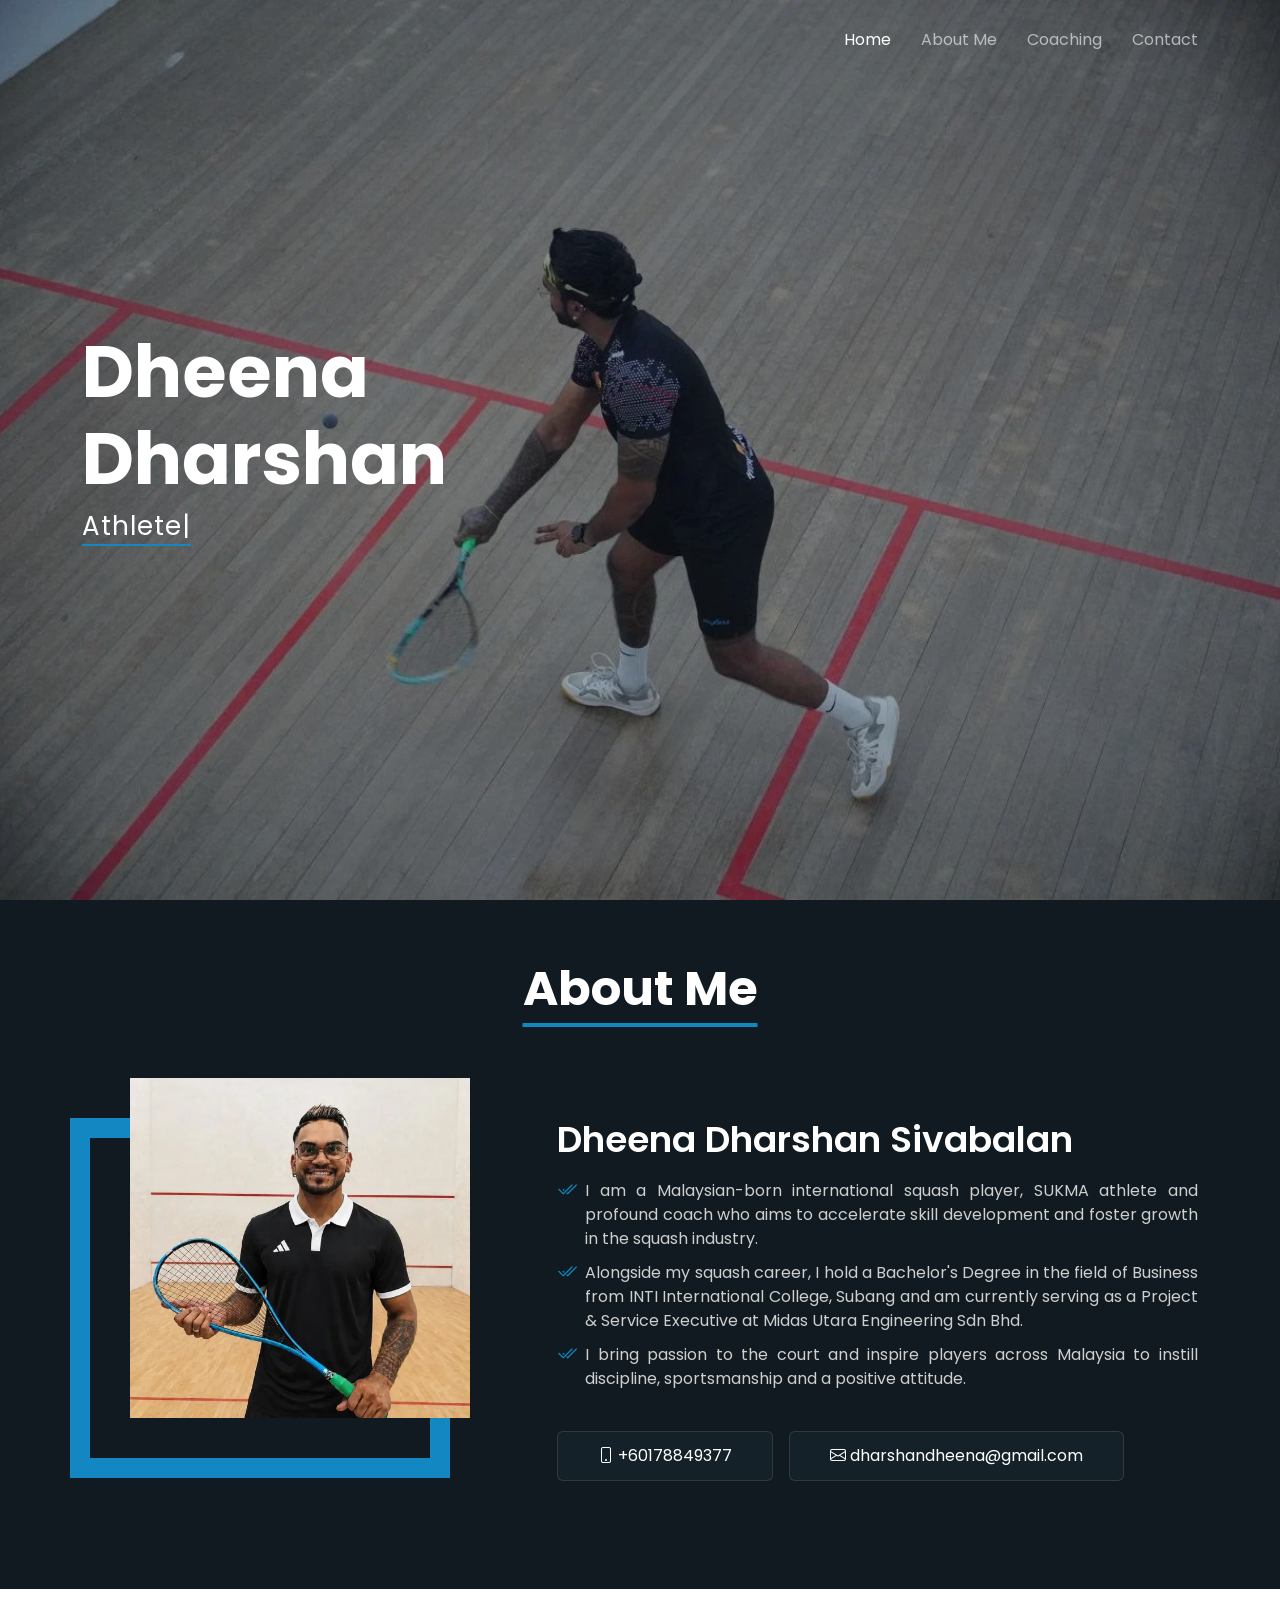
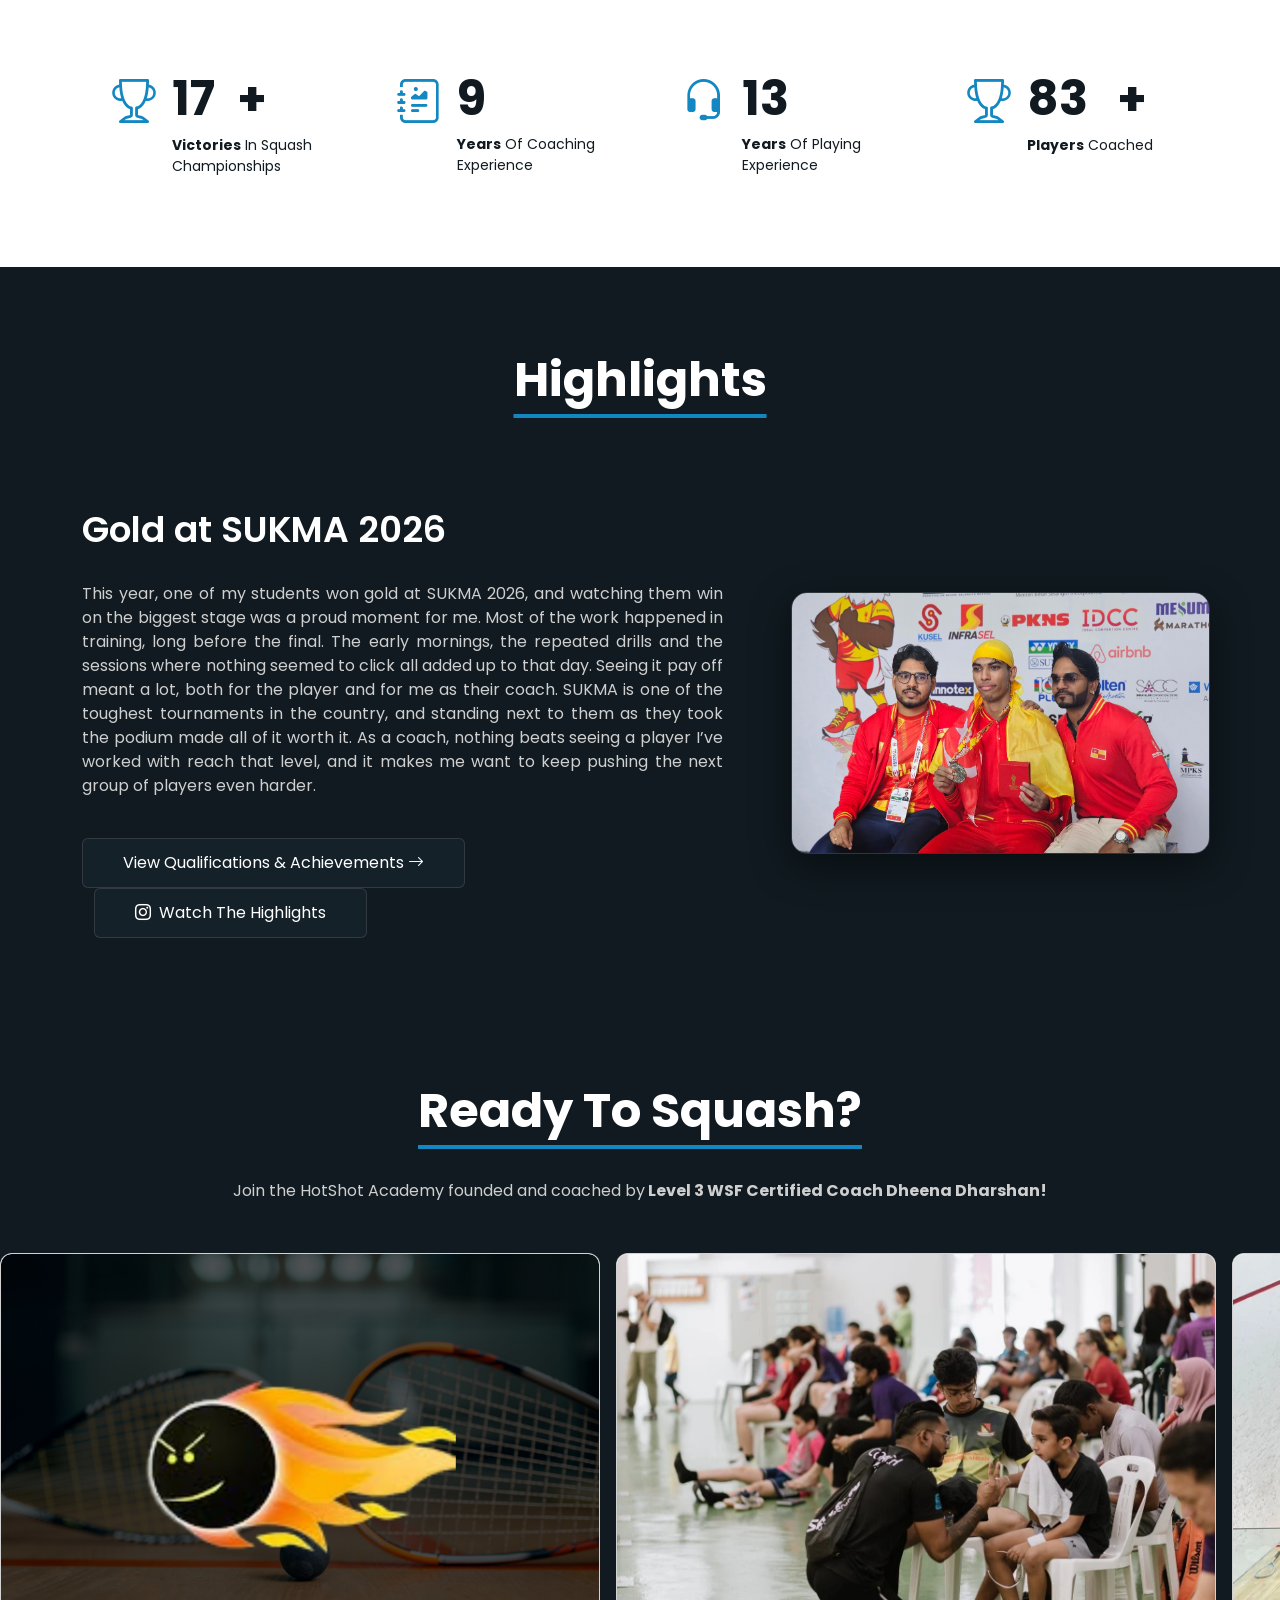
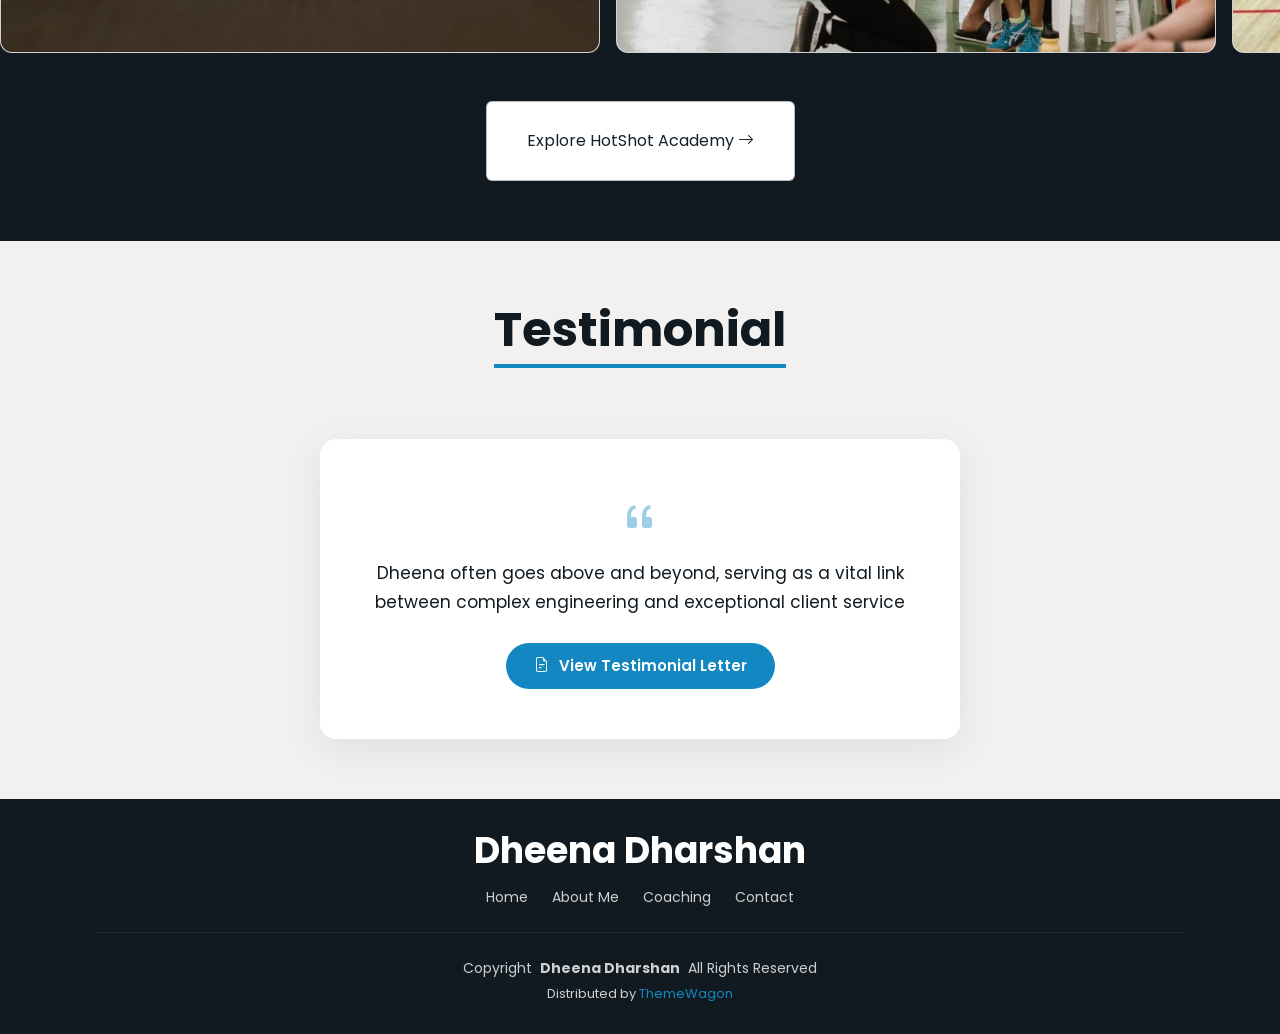
<file: index.html>
<!DOCTYPE html>
<html lang="en">

<head>
  <meta charset="utf-8">
  <meta content="width=device-width, initial-scale=1.0" name="viewport">
  <title>Dheena Dharshan | Squash Player &amp; Coach</title>
  <meta name="description" content="Dheena Dharshan is a Malaysian international squash player, SUKMA athlete and WSF Level 3 certified coach, and the founder of HotShot Squash Academy.">
  <meta name="keywords" content="">



  <!-- Fonts -->
  <link rel="preconnect" href="https://fonts.googleapis.com">
  <link rel="preconnect" href="https://fonts.gstatic.com" crossorigin>
  <link href="https://fonts.googleapis.com/css2?family=Poppins:ital,wght@0,100;0,200;0,300;0,400;0,500;0,600;0,700;0,800;0,900;1,100;1,200;1,300;1,400;1,500;1,600;1,700;1,800;1,900&display=swap" rel="stylesheet">
  <!-- Vendor CSS Files -->
  <link href="assets/vendor/bootstrap/css/bootstrap.min.css" rel="stylesheet">
  <link href="assets/vendor/bootstrap-icons/bootstrap-icons.css" rel="stylesheet">
  <link href="assets/vendor/aos/aos.css" rel="stylesheet">
  <link href="assets/vendor/swiper/swiper-bundle.min.css" rel="stylesheet">
  <link href="assets/vendor/glightbox/css/glightbox.min.css" rel="stylesheet">

  <!-- Main CSS File -->
  <link href="assets/css/main.css" rel="stylesheet">

  <!-- =======================================================
  * Template Name: Folio
  * Template URL: https://bootstrapmade.com/folio-bootstrap-portfolio-template/
  * Updated: Aug 08 2024 with Bootstrap v5.3.3
  * Author: BootstrapMade.com
  * License: https://bootstrapmade.com/license/
  ======================================================== -->
</head>

<body class="index-page">

  <header id="header" class="header d-flex align-items-center fixed-top">
    <div class="container-fluid container-xl position-relative d-flex align-items-center justify-content-between">

      <a href="index.html" class="logo d-flex align-items-center">
        <!-- Uncomment the line below if you also wish to use an image logo -->
        <!-- <img src="assets/img/logo.png" alt=""> -->
      </a>

      <nav id="navmenu" class="navmenu">
        <ul>
          <li><a href="index.html" class="active">Home</a></li>
          <li><a href="about-page.html">About Me</a></li>
          <li><a href="coaching-page.html">Coaching</a></li>
         
          <li><a href="contact.html">Contact</a></li>
        </ul>
        <i class="mobile-nav-toggle d-xl-none bi bi-list"></i>
      </nav>

    </div>
  </header>

  <main class="main">

    <!-- Hero Section -->
    <section id="hero" class="hero section dark-background">

      <div class="overlay">

      <img src="assets/img/hr_tv.webp" alt="" data-aos="fade-in">

    </div>

      <div class="container" data-aos="fade-up" data-aos-delay="100">
        <h2>Dheena<br> Dharshan<br></h2>
        <p><span class="typed" data-typed-items="Athlete, Coach, Environmental Engineer, Fitness Trainer">Athlete</span></p>
        <div class="social-links">
          
        </div>
      </div>

    </section><!-- /Hero Section -->

    <!-- About Section -->
    <section id="about" class="about section">

      <!-- Section Title -->
      <div class="container section-title" data-aos="fade-up">
        <u><h2>About Me</h2></u>

      </div><!-- End Section Title -->

      <div class="container" data-aos="fade-up" data-aos-delay="100">

        <div class="row gy-4 justify-content-between">
          <div class="col-lg-4 profile-img align-self-start">
            <img src="assets/img/pfp.webp" class="img-fluid" alt="Dheena Dharshan holding a squash racket">
          </div>
          <div class="col-lg-7 content">
            <h3>Dheena Dharshan Sivabalan</h3>
          
            <ul style="text-align: justify;">
              <li><i class="bi bi-check2-all"></i> <span>I am a Malaysian-born international squash player, SUKMA athlete and profound coach who aims to accelerate skill development and foster growth in the squash industry.</span></li>
              <li><i class="bi bi-check2-all"></i> <span>Alongside my squash career, I hold a Bachelor's Degree in the field of Business from INTI International College, Subang and am currently serving as a Project & Service Executive at Midas Utara Engineering Sdn Bhd.</span></li>
              <li><i class="bi bi-check2-all"></i> <span>I bring passion to the court and inspire players across Malaysia to instill discipline, sportsmanship and a positive attitude.</span></li>
            </ul>
<br>
            <button><i class="bi bi-phone"></i>  +60178849377</button>
            <button><i class="bi bi-envelope"></i>  dharshandheena@gmail.com</button>
          
        </div>
        </div><!-- /row -->

        
       

      </div>

    </section><!-- /About Section -->

<br><br>
        <!-- Stats Section -->
        <section id="stats" class="stats section">

          <div class="container" data-aos="fade-up" data-aos-delay="100">
    
            <div class="row gy-4">
    
              <div class="col-lg-3 col-md-6">
                <div class="stats-item">
                  <i class="bi bi-trophy"></i>
                    <span data-purecounter-start="0" data-purecounter-end="20" data-purecounter-duration="1" class="purecounter"></span>
                    <span class="ex">+</span>
                  <p><strong>Victories</strong> <span>In Squash Championships</span></p>
                </div>
              </div><!-- End Stats Item -->
    
              <div class="col-lg-3 col-md-6">
                <div class="stats-item">
                  <i class="bi bi-journal-richtext"></i>
                  <span data-purecounter-start="0" data-purecounter-end="11" data-purecounter-duration="1" class="purecounter"></span>
                  <p><strong>Years</strong> <span>Of Coaching Experience</span></p>
                </div>
              </div><!-- End Stats Item -->
    
              <div class="col-lg-3 col-md-6">
                <div class="stats-item">
                  <i class="bi bi-headset"></i>
                  <span data-purecounter-start="0" data-purecounter-end="16" data-purecounter-duration="1" class="purecounter"></span>
                  <p><strong>Years</strong> <span>Of Playing Experience</span></p>
                </div>
              </div><!-- End Stats Item -->

              <div class="col-lg-3 col-md-6">
                <div class="stats-item">
                  <i class="bi bi-trophy"></i>
                    <span data-purecounter-start="0" data-purecounter-end="100" data-purecounter-duration="1" class="purecounter"></span>
                    <span class="ex2">+</span>
                  <p><strong>Players</strong> <span>Coached</span></p>
                </div>
              </div><!-- End Stats Item -->
    
            
    
            </div>
    
          </div>
    
        </section><!-- /Stats Section -->
<br>
    <!-- Services Section -->
    <section id="services" class="services section">

      <!-- Section Title -->
      <div class="container section-title" data-aos="fade-up">
        <u><h2>Highlights</h2></u>

      </div><!-- End Section Title -->

      <div class="container" data-aos="fade-up" data-aos-delay="100">

        <div class="row gy-4 justify-content-between">
          
          <div class="col-lg-7 content">
            <h3>Gold at SUKMA 2026</h3>
          
            <ul style="text-align: justify;margin-top: 20px">

              <li><span>This year, one of my students won gold at SUKMA 2026, and watching them win on the biggest stage was a proud moment for me. Most of the work happened in training, long before the final. The early mornings, the repeated drills and the sessions where nothing seemed to click all added up to that day. Seeing it pay off meant a lot, both for the player and for me as their coach. SUKMA is one of the toughest tournaments in the country, and standing next to them as they took the podium made all of it worth it. As a coach, nothing beats seeing a player I’ve worked with reach that level, and it makes me want to keep pushing the next group of players even harder.</span></li>
            </ul>
<br>
<button><a href="about-page.html"><span>View Qualifications & Achievements </span><i class="bi bi-arrow-right"></i></a></button>
<button><a href="https://www.instagram.com/reel/DcS37QQjiVJ/" target="_blank" rel="noopener"><i class="bi bi-instagram"></i><span> Watch The Highlights</span></a></button>
</div>
<div class="col-lg-5 profile-img align-self-lg-center">
  <img src="assets/img/coachingn.jpg" class="img-fluid highlight-img" alt="A student holding a medal at SUKMA 2026, with two coaches">
</div>
          
        </div>

        
       

      </div>


    </section><!-- /Services Section -->

    <section id="academy" class="services section more try">
      <br>

      <!-- Section Title -->
      <div class="container section-title" data-aos="fade-up">
       <u><h2>Ready To Squash?</h2></u>
        <p>Join the HotShot Academy founded and coached by<strong> Level 3 WSF Certified Coach Dheena Dharshan!</strong></p>
      </div><!-- End Section Title -->


     
                <div class="carousel">
                    <div class="group">
                        <div class="card">
                            <div>
                                <img style="border-radius: 10px;object-fit: cover;height: 400px;" src="assets/img/hotshot.webp" alt="HotShot Squash Academy logo">
                            </div>
                        </div>
                        <div class="card">
                            <div class="about__video set-bg">
                                <img style="border-radius: 10px;" src="assets/img/c1.webp" alt="HotShot Squash Academy training session">
                            </div>
                        </div>
                        <div class="card">
                            <div class="about__video set-bg">
                                <img style="border-radius: 10px;" src="assets/img/c2.webp" alt="HotShot Squash Academy training session">
                            </div>
                        </div>
                        <div class="card">
                            <div class="about__video set-bg">
                                <img style="border-radius: 10px;" src="assets/img/c3.webp" alt="HotShot Squash Academy training session">
                            </div>
                        </div>
                        <div class="card">
                            <div class="about__video set-bg">
                                <img style="border-radius: 10px;" src="assets/img/c4.webp" alt="HotShot Squash Academy training session">
                            </div>
                        </div>
                    </div>


                    <div aria-hidden class="group">
                        <div class="card">
                            <div class="about__video set-bg">
                              <img style="border-radius: 10px;object-fit: cover;height: 400px;" src="assets/img/hotshot.webp" alt="">
                            </div>
                        </div>
                        <div class="card">
                            <div class="about__video set-bg">
                                <img style="border-radius: 10px;" src="assets/img/c1.webp" alt="">
                            </div>
                        </div>
                        <div class="card">
                            <div class="about__video set-bg">
                                <img style="border-radius: 10px;" src="assets/img/c2.webp" alt="">
                            </div>
                        </div>
                        <div class="card">
                            <div class="about__video set-bg">
                                <img style="border-radius: 10px;" src="assets/img/c3.webp" alt="">
                            </div>
                        </div>
                        <div class="card">
                            <div class="about__video set-bg">
                                <img style="border-radius: 10px;" src="assets/img/c4.webp" alt="">
                            </div>
                        </div>
                    </div>
                </div>
<br><br>
<div class="justify-content-center d-flex">
  <button><a href="coaching-page.html"><span>Explore HotShot Academy </span><i class="bi bi-arrow-right"></i></a></button>
              </div>
   




    


    </section><!-- /Services Section -->



    

    <!-- Testimonials Section -->
    <section id="testimonials" class="testimonials section light-background">

      <div class="container section-title" data-aos="fade-up">
        <u><h2 style="color: #101a20;">Testimonial</h2></u>
      </div>
    
      <div class="container" data-aos="fade-up" data-aos-delay="100" style="margin-top: -20px;">
    
        <div class="testimonial-single">
          <i class="bi bi-quote testimonial-single-icon"></i>
          <p class="testimonial-single-text">
            Dheena often goes above and beyond, serving as a vital link between complex engineering and exceptional client service
          </p>
    
          <a href="assets/img/Testimonial.pdf" target="_blank" class="testimonial-single-btn">
            <i class="bi bi-file-earmark-text"></i> View Testimonial Letter
          </a>
        </div>
    
      </div>
    
    </section>

 

    <!-- Contact Section -->
   

  </main>

  <footer id="footer" class="footer">
    <div class="container">
      <h3 class="sitename">Dheena Dharshan</h3>
  
      <ul class="footer-links d-flex justify-content-center flex-wrap">
        <li><a href="index.html">Home</a></li>
        <li><a href="about-page.html">About Me</a></li>
        <li><a href="coaching-page.html">Coaching</a></li>
        <li><a href="contact.html">Contact</a></li>
      </ul>
  
      
      <div class="container">
        <div class="copyright">
          <span>Copyright</span> <strong class="px-1 sitename">Dheena Dharshan</strong> <span>All Rights Reserved</span>
        </div>
        <div class="credits">
          Distributed by <a href="https://themewagon.com" target="_blank">ThemeWagon</a>
        </div>
      </div>
    </div>
  </footer>

  <!-- Scroll Top -->
  <a href="#" id="scroll-top" class="scroll-top d-flex align-items-center justify-content-center"><i class="bi bi-arrow-up-short"></i></a>

  <!-- Preloader -->
  <div id="preloader"></div>

  <!-- Vendor JS Files -->
  <script src="assets/vendor/bootstrap/js/bootstrap.bundle.min.js"></script>
  <script src="assets/vendor/aos/aos.js"></script>
  <script src="assets/vendor/purecounter/purecounter_vanilla.js"></script>
  <script src="assets/vendor/typed.js/typed.umd.js"></script>
  <script src="assets/vendor/swiper/swiper-bundle.min.js"></script>
  <script src="assets/vendor/glightbox/js/glightbox.min.js"></script>
  <script src="assets/vendor/imagesloaded/imagesloaded.pkgd.min.js"></script>
  <script src="assets/vendor/isotope-layout/isotope.pkgd.min.js"></script>

  <!-- Main JS File -->
  <script src="assets/js/main.js"></script>

</body>

</html>
</file>
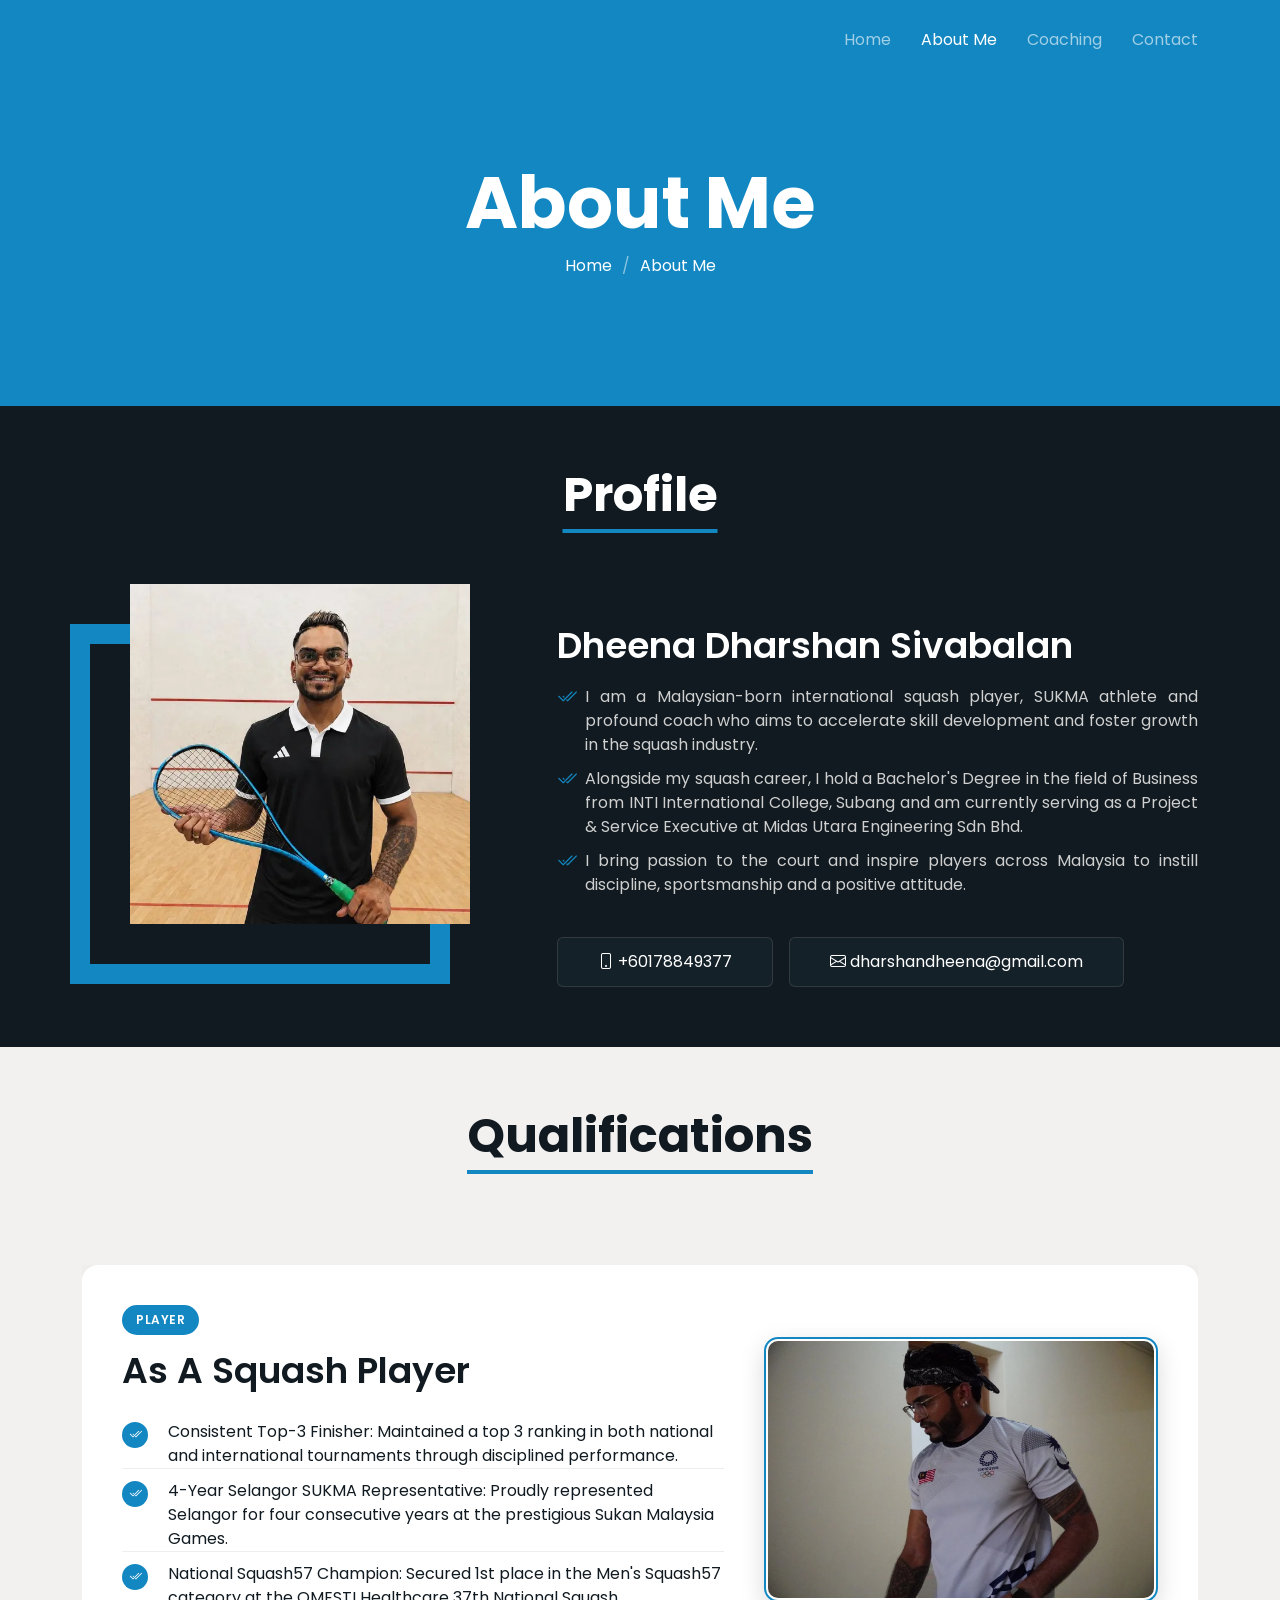
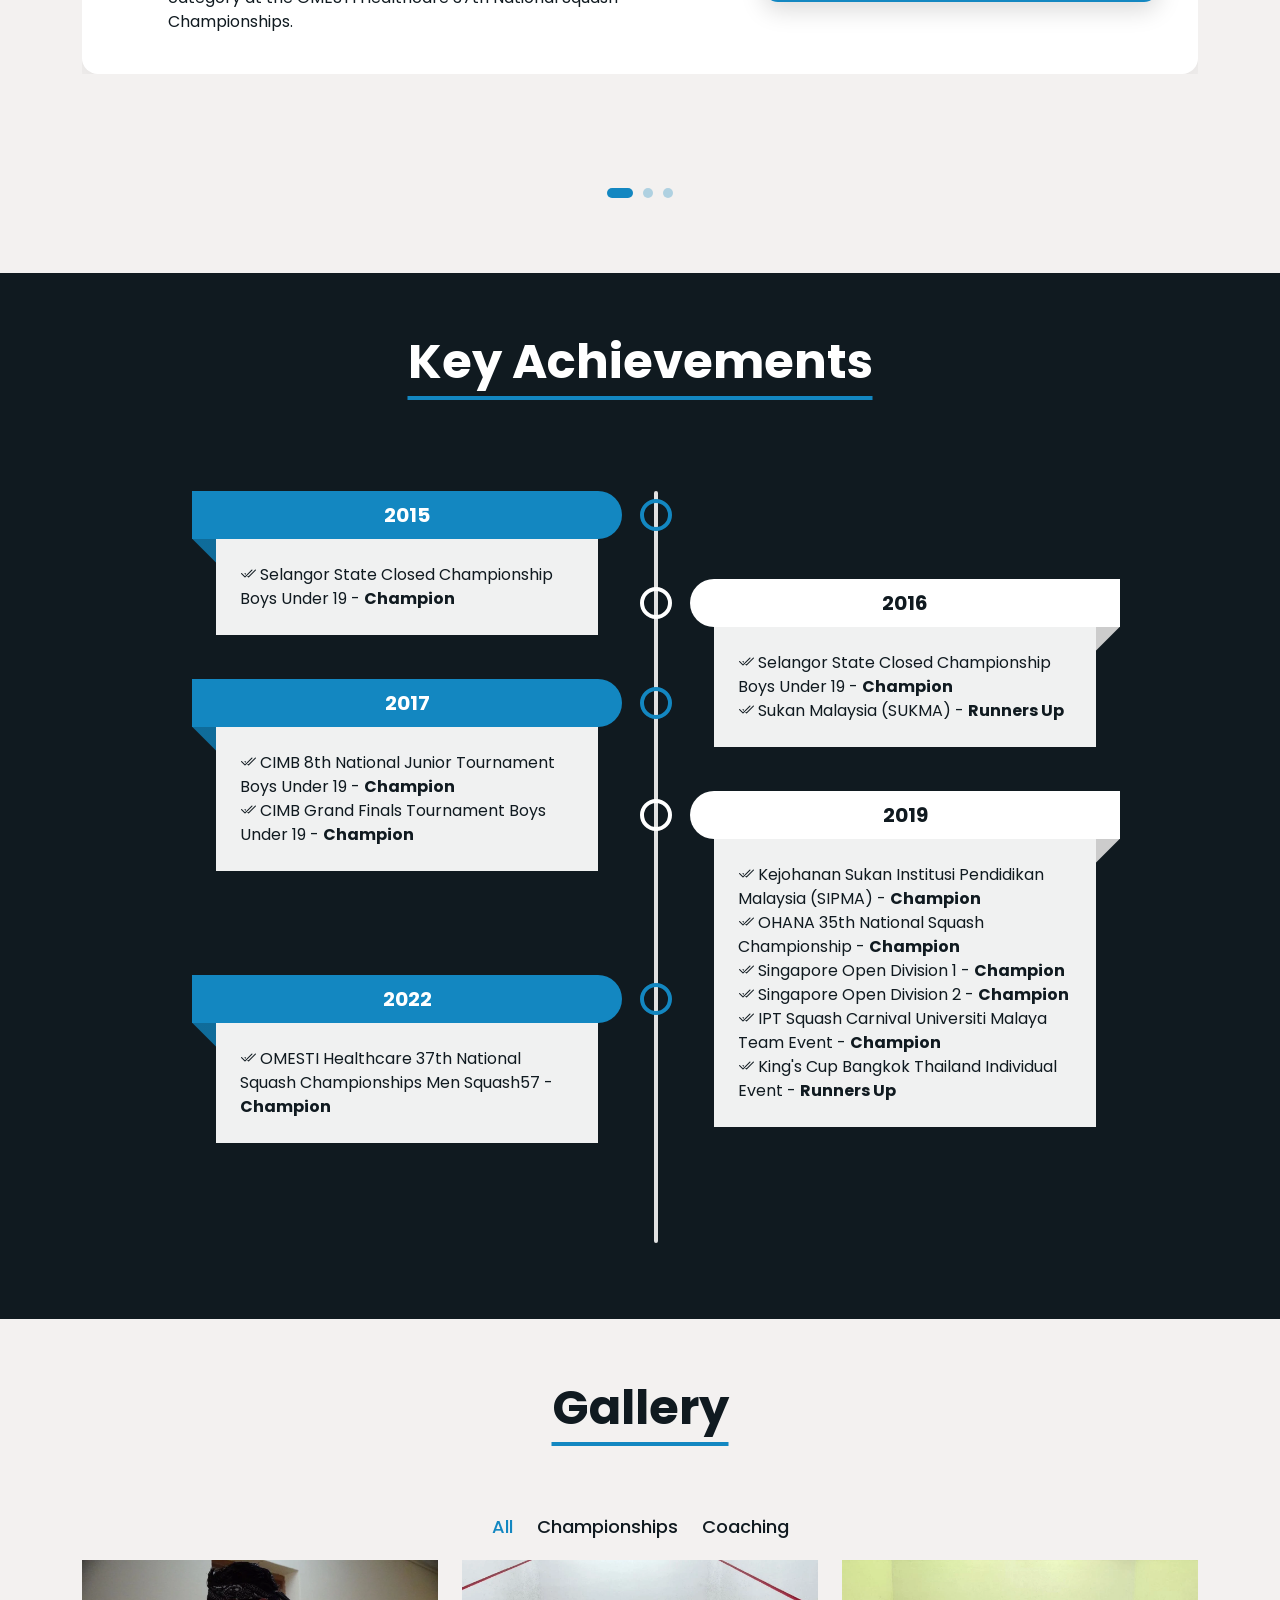
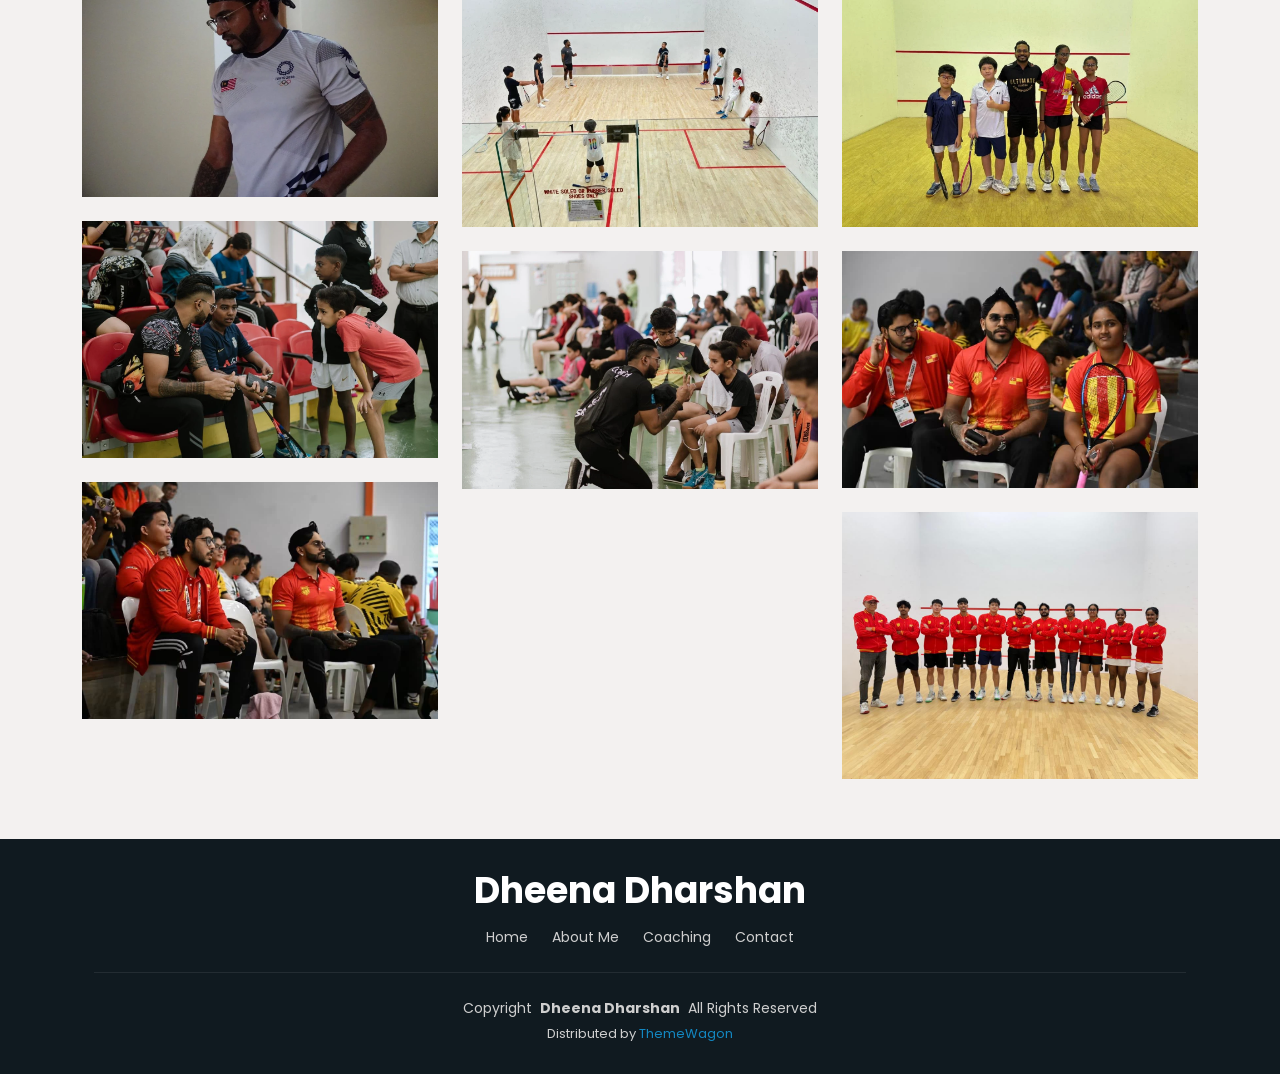
<file: about-page.html>
<!DOCTYPE html>
<html lang="en">

<head>
  <meta charset="utf-8">
  <meta content="width=device-width, initial-scale=1.0" name="viewport">
  <title>About Me | Dheena Dharshan</title>
  <meta name="description" content="Profile, qualifications, key achievements and gallery of Dheena Dharshan, a Malaysian international squash player, SUKMA athlete and WSF Level 3 certified coach.">
  <meta name="keywords" content="">

  <!-- Favicons -->


  <!-- Fonts -->
  <link href="https://fonts.googleapis.com" rel="preconnect">
  <link href="https://fonts.gstatic.com" rel="preconnect" crossorigin>
  <link href="https://fonts.googleapis.com/css2?family=Roboto:ital,wght@0,100;0,300;0,400;0,500;0,700;0,900;1,100;1,300;1,400;1,500;1,700;1,900&family=Poppins:ital,wght@0,100;0,200;0,300;0,400;0,500;0,600;0,700;0,800;0,900;1,100;1,200;1,300;1,400;1,500;1,600;1,700;1,800;1,900&family=Playfair+Display:ital,wght@0,400;0,500;0,600;0,700;0,800;0,900;1,400;1,500;1,600;1,700;1,800;1,900&display=swap" rel="stylesheet">

  <!-- Vendor CSS Files -->
  <link href="assets/vendor/bootstrap/css/bootstrap.min.css" rel="stylesheet">
  <link href="assets/vendor/bootstrap-icons/bootstrap-icons.css" rel="stylesheet">
  <link href="assets/vendor/aos/aos.css" rel="stylesheet">
  <link href="assets/vendor/swiper/swiper-bundle.min.css" rel="stylesheet">
  <link href="assets/vendor/glightbox/css/glightbox.min.css" rel="stylesheet">


  <style>
    .qualifications-swiper {
      overflow: hidden;
      position: relative;
    }
    .qualifications-swiper .swiper-slide {
      overflow: hidden;
    }

    
  </style>

  <!-- Main CSS File -->
  <link href="assets/css/main.css" rel="stylesheet">

  <!-- =======================================================
  * Template Name: Folio
  * Template URL: https://bootstrapmade.com/folio-bootstrap-portfolio-template/
  * Updated: Aug 08 2024 with Bootstrap v5.3.3
  * Author: BootstrapMade.com
  * License: https://bootstrapmade.com/license/
  ======================================================== -->
</head>

<body class="starter-page-page">

  <header id="header" class="header d-flex align-items-center fixed-top">
    <div class="container-fluid container-xl position-relative d-flex align-items-center justify-content-between">

      <a href="index.html" class="logo d-flex align-items-center">
        <!-- Uncomment the line below if you also wish to use an image logo -->
       
      </a>

      <nav id="navmenu" class="navmenu">
        <ul>
          <li><a href="index.html">Home</a></li>
          <li><a href="about-page.html" class="active">About Me</a></li>
          <li><a href="coaching-page.html">Coaching</a></li>
         
          <li><a href="contact.html">Contact</a></li>
        </ul>
        <i class="mobile-nav-toggle d-xl-none bi bi-list"></i>
      </nav>

    </div>
  </header>

  <main class="main">

    <!-- Page Title -->
    <div class="page-title dark-background">
      <div class="container position-relative">
        <h2>About Me</h2>
        <nav class="breadcrumbs">
          <ol>
            <li><a style="color: #ffffff;" href="index.html">Home</a></li>
            <li class="current">About Me</li>
    <br>
    <br>
    <br>

          </ol>
        </nav>
      </div>
    </div><!-- End Page Title -->

    <!-- Starter Section Section -->
    <section id="about" class="about section">

      <!-- Section Title -->
      <div class="container section-title" data-aos="fade-up">
        <u><h2>Profile</h2></u>

      </div><!-- End Section Title -->

      <div class="container" data-aos="fade-up" data-aos-delay="100">

        <div class="row gy-4 justify-content-between">
          <div class="col-lg-4 profile-img align-self-start">
            <img src="assets/img/pfp.webp" class="img-fluid" alt="Dheena Dharshan holding a squash racket">
          </div>
          <div class="col-lg-7 content">
            <h3>Dheena Dharshan Sivabalan</h3>
          
            <ul style="text-align: justify;">
              <li><i class="bi bi-check2-all"></i> <span>I am a Malaysian-born international squash player, SUKMA athlete and profound coach who aims to accelerate skill development and foster growth in the squash industry.</span></li>
              <li><i class="bi bi-check2-all"></i> <span>Alongside my squash career, I hold a Bachelor's Degree in the field of Business from INTI International College, Subang and am currently serving as a Project & Service Executive at Midas Utara Engineering Sdn Bhd.</span></li>
              <li><i class="bi bi-check2-all"></i> <span>I bring passion to the court and inspire players across Malaysia to instill discipline, sportsmanship and a positive attitude.</span></li>
            </ul>
<br>
            <button><i class="bi bi-phone"></i>  +60178849377</button>
            <button><i class="bi bi-envelope"></i>  dharshandheena@gmail.com</button>
          
        </div>
        </div><!-- /row -->

        
       

      </div>

    </section><!-- /About Section -->


    <section id="services" class="services section light-background">

      <!-- Section Title -->
      <div class="container section-title" data-aos="fade-up">
        <u><h2 style="color: #101a20;">Qualifications</h2></u>
      </div><!-- End Section Title -->
    
      <div class="container" data-aos="fade-up" data-aos-delay="100">
    
        <div class="swiper qualifications-swiper">
          <div class="swiper-wrapper">
    
            <!-- Slide 1 -->
            <div class="swiper-slide">
              <div class="qual-card">
                <div class="content">
                  <span class="qual-badge">Player</span>
                  <h3 style="color:#101a20;">As A Squash Player</h3>
                  <ul>
                    <li><i class="bi bi-check2-all"></i> <span>Consistent Top-3 Finisher: Maintained a top 3 ranking in both national and international tournaments through disciplined performance.</span></li>
                    <li><i class="bi bi-check2-all"></i> <span>4-Year Selangor SUKMA Representative: Proudly represented Selangor for four consecutive years at the prestigious Sukan Malaysia Games.</span></li>
                    <li><i class="bi bi-check2-all"></i> <span>National Squash57 Champion: Secured 1st place in the Men's Squash57 category at the OMESTI Healthcare 37th National Squash Championships.</span></li>
                  </ul>
                </div>
                <div class="qual-img">
                  <img src="assets/img/hr_profile.webp" class="img-fluid" alt="">
                </div>
              </div>
            </div><!-- End Slide 1 -->
    
            <!-- Slide 2 -->
            <div class="swiper-slide">
              <div class="qual-card">
                <div class="content">
                  <span class="qual-badge">Coach</span>
                  <h3 style="color:#101a20;">As A Squash Coach</h3>
                  <ul>
                    <li><i class="bi bi-check2-all"></i> <span>11+ Years of National Coaching Experience: Accelerated technique, movement, and match fitness for over 100 players across the country.</span></li>
                    <li><i class="bi bi-check2-all"></i> <span>Level 3 WSF Certification: Certified at the highest international standard by the World Squash Federation, with a focus on advanced technique, strategy and consistency.</span></li>
                    <li><i class="bi bi-check2-all"></i> <span>Founder of HotShot Squash Academy: Partnered with Next Level Squash to deliver high-impact training programs that inspire players and drive competitive success.</span></li>
                    <li><i class="bi bi-check2-all"></i> <span>Comprehensive Player Development: Delivering personalized training tailored to every stage, experience in developing both beginners and advanced players.</span></li>
                  </ul>
                </div>
                <div class="qual-img">
                  <img src="assets/img/c1.webp" class="img-fluid" alt="">
                </div>
              </div>
            </div><!-- End Slide 2 -->
    
            <!-- Slide 3 -->
            <div class="swiper-slide">
              <div class="qual-card">
                <div class="content">
                  <span class="qual-badge">Engineer</span>
                  <h3 style="color:#101a20;">As An Environmental Engineer</h3>
                  <ul>
                    <li><i class="bi bi-check2-all"></i> <span>Bachelor's Degree in the field of Business.</span></li>
                    <li><i class="bi bi-check2-all"></i> <span>Shows excellent communication skills when dealing with clients by resolving their needs strategically.</span></li>
                    <li><i class="bi bi-check2-all"></i> <span>Handled high-stakes field service operations single-handedly for major clients such as Poh Kong Jewellery Manufacturer Sdn Bhd.</span></li>
                  </ul>
                </div>
                <div class="qual-img">
                  <img src="assets/img/hr_tv.webp" class="img-fluid" alt="">
                </div>
              </div>
            </div><!-- End Slide 3 -->
    
          </div><!-- End swiper-wrapper -->
    
          <div class="swiper-pagination"></div>
        </div><!-- End qualifications-swiper -->
    
      </div>
    
    </section><!-- /Services Section -->


        <!-- Starter Section Section -->
        <section id="achievements" class="about section">

          <!-- Section Title -->
          <div class="container section-title" data-aos="fade-up">
            <u><h2>Key Achievements</h2></u>
    
          </div><!-- End Section Title -->
    
          <div class="container timeline" data-aos="fade-up" data-aos-delay="100">
    
            <ul>
                <li style="--accent-color:#1387c1">
                    <div class="date">2015</div>
                   <!--- <div class="title">Title 1</div>-->
                    <div class="descr"><br>
                    <i class="bi bi-check2-all"></i> <span>Selangor State Closed Championship Boys Under 19 - <strong>Champion</strong></span>
                  </div>
                  </li>
                <li style="--accent-color:#ffffff">
                    <div class="date" style="color: #101a20;">2016</div>
                    <!--- <div class="title">Title 1</div>-->
                    <div class="descr"><br>
                      <i class="bi bi-check2-all"></i> <span>Selangor State Closed Championship Boys Under 19 - <strong>Champion</strong></span><br>
                      <i class="bi bi-check2-all"></i> <span>Sukan Malaysia (SUKMA) - <strong>Runners Up</strong></span>
                    </div>
                </li>
                <li style="--accent-color:#1387c1">
                    <div class="date">2017</div>
                   <!--- <div class="title">Title 1</div>-->
                   <div class="descr"><br>
                    <i class="bi bi-check2-all"></i> <span>CIMB 8th National Junior Tournament Boys Under 19 - <strong>Champion</strong></span><br>
                    <i class="bi bi-check2-all"></i> <span>CIMB Grand Finals Tournament Boys Under 19 - <strong>Champion</strong></span>

                  </div>               
                 </li>
                <li style="--accent-color:#ffffff">
                    <div class="date" style="color: #101a20;">2019</div>
                    <!--- <div class="title">Title 1</div>-->
                    <div class="descr"><br>
                      <i class="bi bi-check2-all"></i> <span>Kejohanan Sukan Institusi Pendidikan Malaysia (SIPMA) - <strong>Champion</strong></span><br>
                      <i class="bi bi-check2-all"></i> <span>OHANA 35th National Squash Championship - <strong>Champion</strong></span><br>
                      <i class="bi bi-check2-all"></i> <span>Singapore Open Division 1 - <strong>Champion</strong></span><br>
                      <i class="bi bi-check2-all"></i> <span>Singapore Open Division 2 - <strong>Champion</strong></span><br>
                      <i class="bi bi-check2-all"></i> <span>IPT Squash Carnival Universiti Malaya Team Event - <strong>Champion</strong></span><br>
                      <i class="bi bi-check2-all"></i> <span>King's Cup Bangkok Thailand Individual Event - <strong>Runners Up</strong></span>
                    </div>
                </li>
                <li style="--accent-color:#1387c1">
                    <div class="date">2022</div>
                    <!--- <div class="title">Title 1</div>-->
                    <div class="descr"><br>
                      <i class="bi bi-check2-all"></i> <span>OMESTI Healthcare 37th National Squash Championships Men Squash57 - <strong>Champion</strong></span>
                    </div>
                </li>
            </ul>
            
           
    
          </div>
    
        </section><!-- /About Section -->



        <section id="portfolio" class="portfolio section light-background">

          <div class="container section-title" data-aos="fade-up">
            <u><h2 style="color: #101a20;">Gallery</h2></u>
          </div>
        
          <div class="container" style="margin-top: -20px;z-index: 2;position: relative;">
        
            <div class="isotope-layout" data-default-filter="*" data-layout="masonry" data-sort="original-order">
        
              <ul class="portfolio-filters isotope-filters" style="color: #101a20;" data-aos="fade-up" data-aos-delay="100">
                <li data-filter="*" class="filter-active">All</li>
                <li data-filter=".filter-app">Championships</li>
                <li data-filter=".filter-product">Coaching</li>
              </ul>
        
              <div class="row gy-4 isotope-container" data-aos="fade-up" data-aos-delay="200">
        
                <div class="col-lg-4 col-md-6 portfolio-item isotope-item filter-app">
                  <div class="portfolio-content h-100">
                    <img src="assets/img/hr_profile.webp" class="img-fluid" alt="Squash competition photo">
                    <div class="portfolio-info">
                      <p>Competition</p>
                    </div>
                  </div>
                </div>

                <div class="col-lg-4 col-md-6 portfolio-item isotope-item filter-product">
                  <div class="portfolio-content h-100">
                    <img src="assets/img/c2.webp" class="img-fluid" alt="Squash coaching photo">
                    <div class="portfolio-info">
                      <p>Coaching</p>
                    </div>
                  </div>
                </div>

                <div class="col-lg-4 col-md-6 portfolio-item isotope-item filter-product">
                  <div class="portfolio-content h-100">
                    <img src="assets/img/c3.webp" class="img-fluid" alt="Squash coaching photo">
                    <div class="portfolio-info">
                      <p>Coaching</p>
                    </div>
                  </div>
                </div>

                <div class="col-lg-4 col-md-6 portfolio-item isotope-item filter-product">
                  <div class="portfolio-content h-100">
                    <img src="assets/img/c4.webp" class="img-fluid" alt="Squash coaching photo">
                    <div class="portfolio-info">
                      <p>Coaching</p>
                    </div>
                  </div>
                </div>

                <div class="col-lg-4 col-md-6 portfolio-item isotope-item filter-product">
                  <div class="portfolio-content h-100">
                    <img src="assets/img/c1.webp" class="img-fluid" alt="Squash coaching photo">
                    <div class="portfolio-info">
                      <p>Coaching</p>
                    </div>
                  </div>
                </div>

                <div class="col-lg-4 col-md-6 portfolio-item isotope-item filter-product">
                  <div class="portfolio-content h-100">
                    <img src="assets/img/sukmac1.jpg" class="img-fluid" alt="Squash coaching photo">
                    <div class="portfolio-info">
                      <p>Coaching</p>
                    </div>
                  </div>
                </div>

                <div class="col-lg-4 col-md-6 portfolio-item isotope-item filter-product">
                  <div class="portfolio-content h-100">
                    <img src="assets/img/sukmac2.jpg" class="img-fluid" alt="Squash coaching photo">
                    <div class="portfolio-info">
                      <p>Coaching</p>
                    </div>
                  </div>
                </div>

                <div class="col-lg-4 col-md-6 portfolio-item isotope-item filter-product">
                  <div class="portfolio-content h-100">
                    <img src="assets/img/sukmac3.jpg" class="img-fluid" alt="Squash coaching photo">
                    <div class="portfolio-info">
                      <p>Coaching</p>
                    </div>
                  </div>
                </div>
        
               
              </div>
        
            </div>
        
          </div>
        
        </section>

  </main>

  <footer id="footer" class="footer">
    <div class="container">
      <h3 class="sitename">Dheena Dharshan</h3>
  
      <ul class="footer-links d-flex justify-content-center flex-wrap">
        <li><a href="index.html">Home</a></li>
        <li><a href="about-page.html">About Me</a></li>
        <li><a href="coaching-page.html">Coaching</a></li>
        <li><a href="contact.html">Contact</a></li>
      </ul>
  
      
      <div class="container">
        <div class="copyright">
          <span>Copyright</span> <strong class="px-1 sitename">Dheena Dharshan</strong> <span>All Rights Reserved</span>
        </div>
        <div class="credits">
          Distributed by <a href="https://themewagon.com" target="_blank">ThemeWagon</a>
        </div>
      </div>
    </div>
  </footer>

  <!-- Scroll Top -->
  <a href="#" id="scroll-top" class="scroll-top d-flex align-items-center justify-content-center"><i class="bi bi-arrow-up-short"></i></a>

  <!-- Preloader -->
  <div id="preloader"></div>

  <!-- Vendor JS Files -->
  <script src="assets/vendor/bootstrap/js/bootstrap.bundle.min.js"></script>
  <script src="assets/vendor/aos/aos.js"></script>
  <script src="assets/vendor/purecounter/purecounter_vanilla.js"></script>
  <script src="assets/vendor/typed.js/typed.umd.js"></script>
  <script src="assets/vendor/swiper/swiper-bundle.min.js"></script>
  <script src="assets/vendor/glightbox/js/glightbox.min.js"></script>
  <script src="assets/vendor/imagesloaded/imagesloaded.pkgd.min.js"></script>
  <script src="assets/vendor/isotope-layout/isotope.pkgd.min.js"></script>

  <!-- Main JS File -->
  <script src="assets/js/main.js"></script>

  <script>
    window.addEventListener('load', function () {
      new Swiper('.qualifications-swiper', {
        loop: true,
        effect: 'fade',
        fadeEffect: {
          crossFade: true
        },
        speed: 1000,
        observer: true,
        observeParents: true,
        autoplay: {
          delay: 4000,
          disableOnInteraction: false
        },
        pagination: {
          el: '.swiper-pagination',
          clickable: true
        }
      });
    });
  </script>

</body>

</html>
</file>
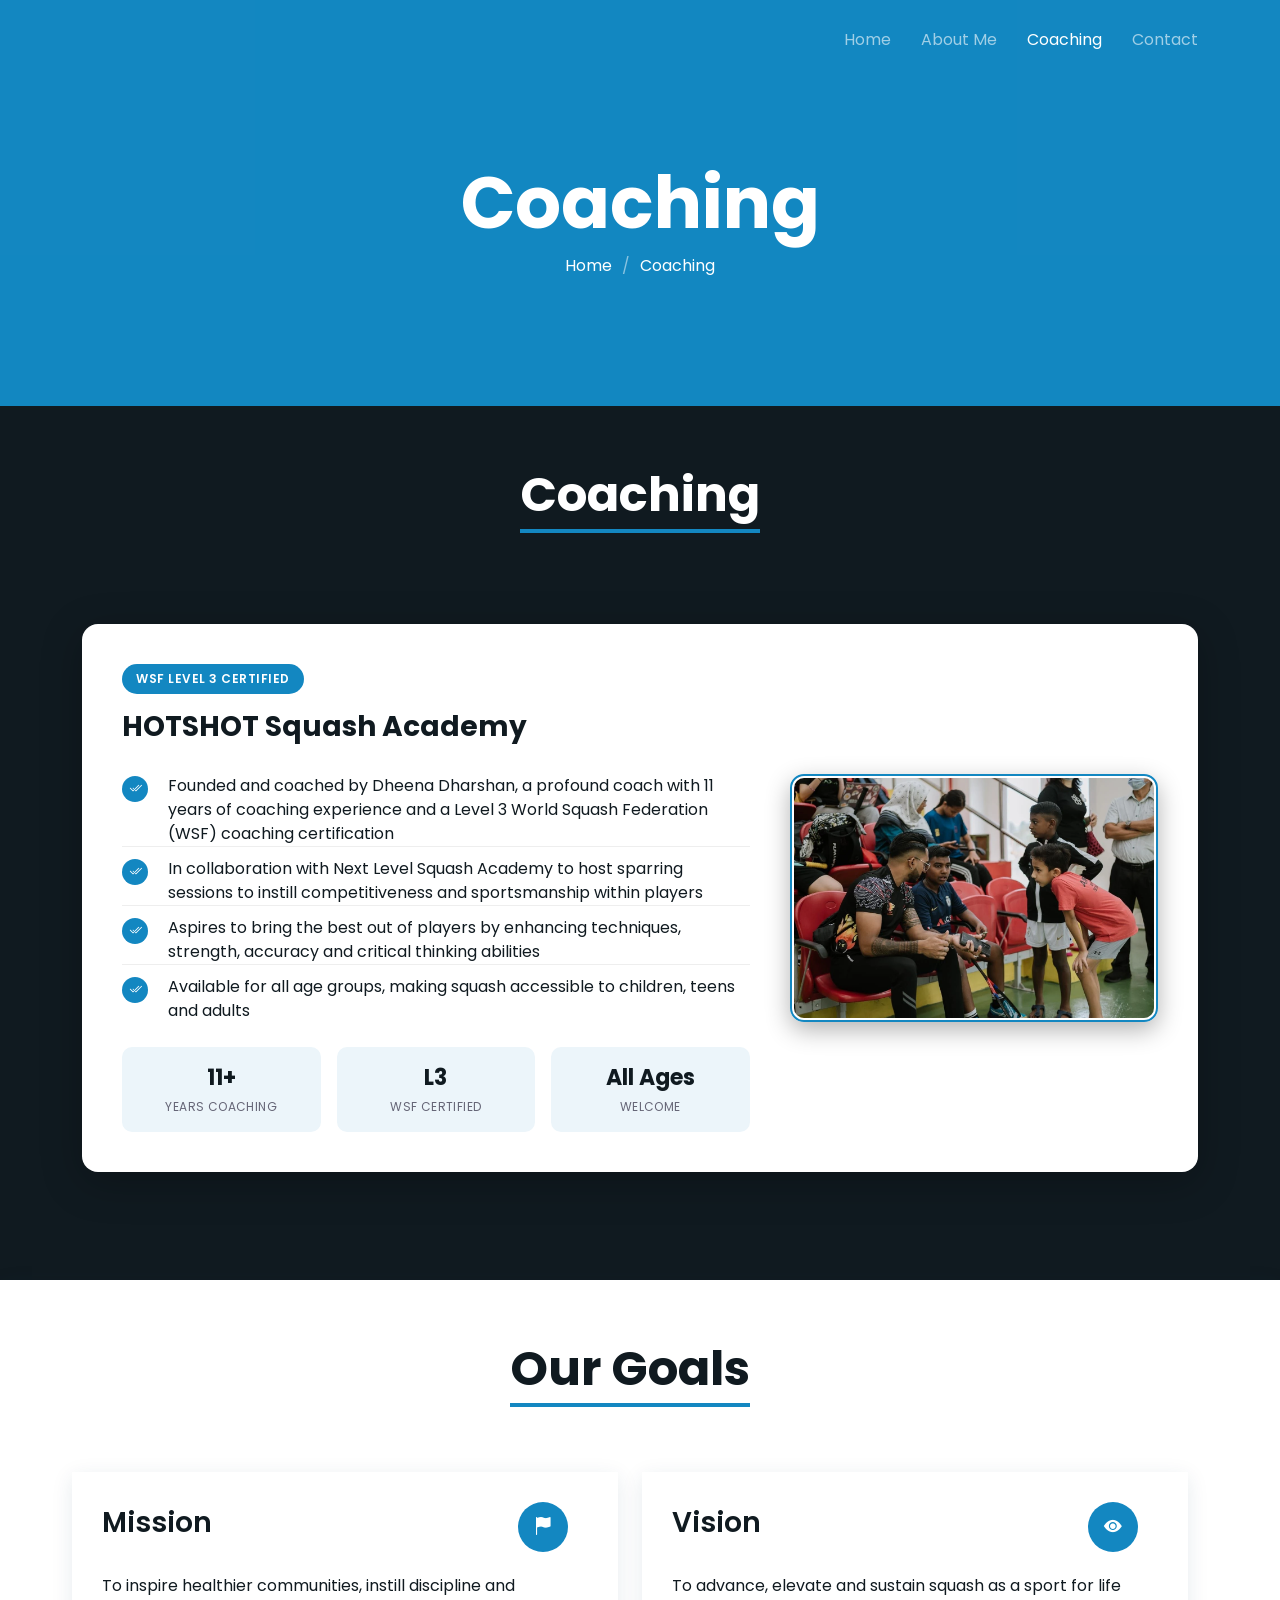
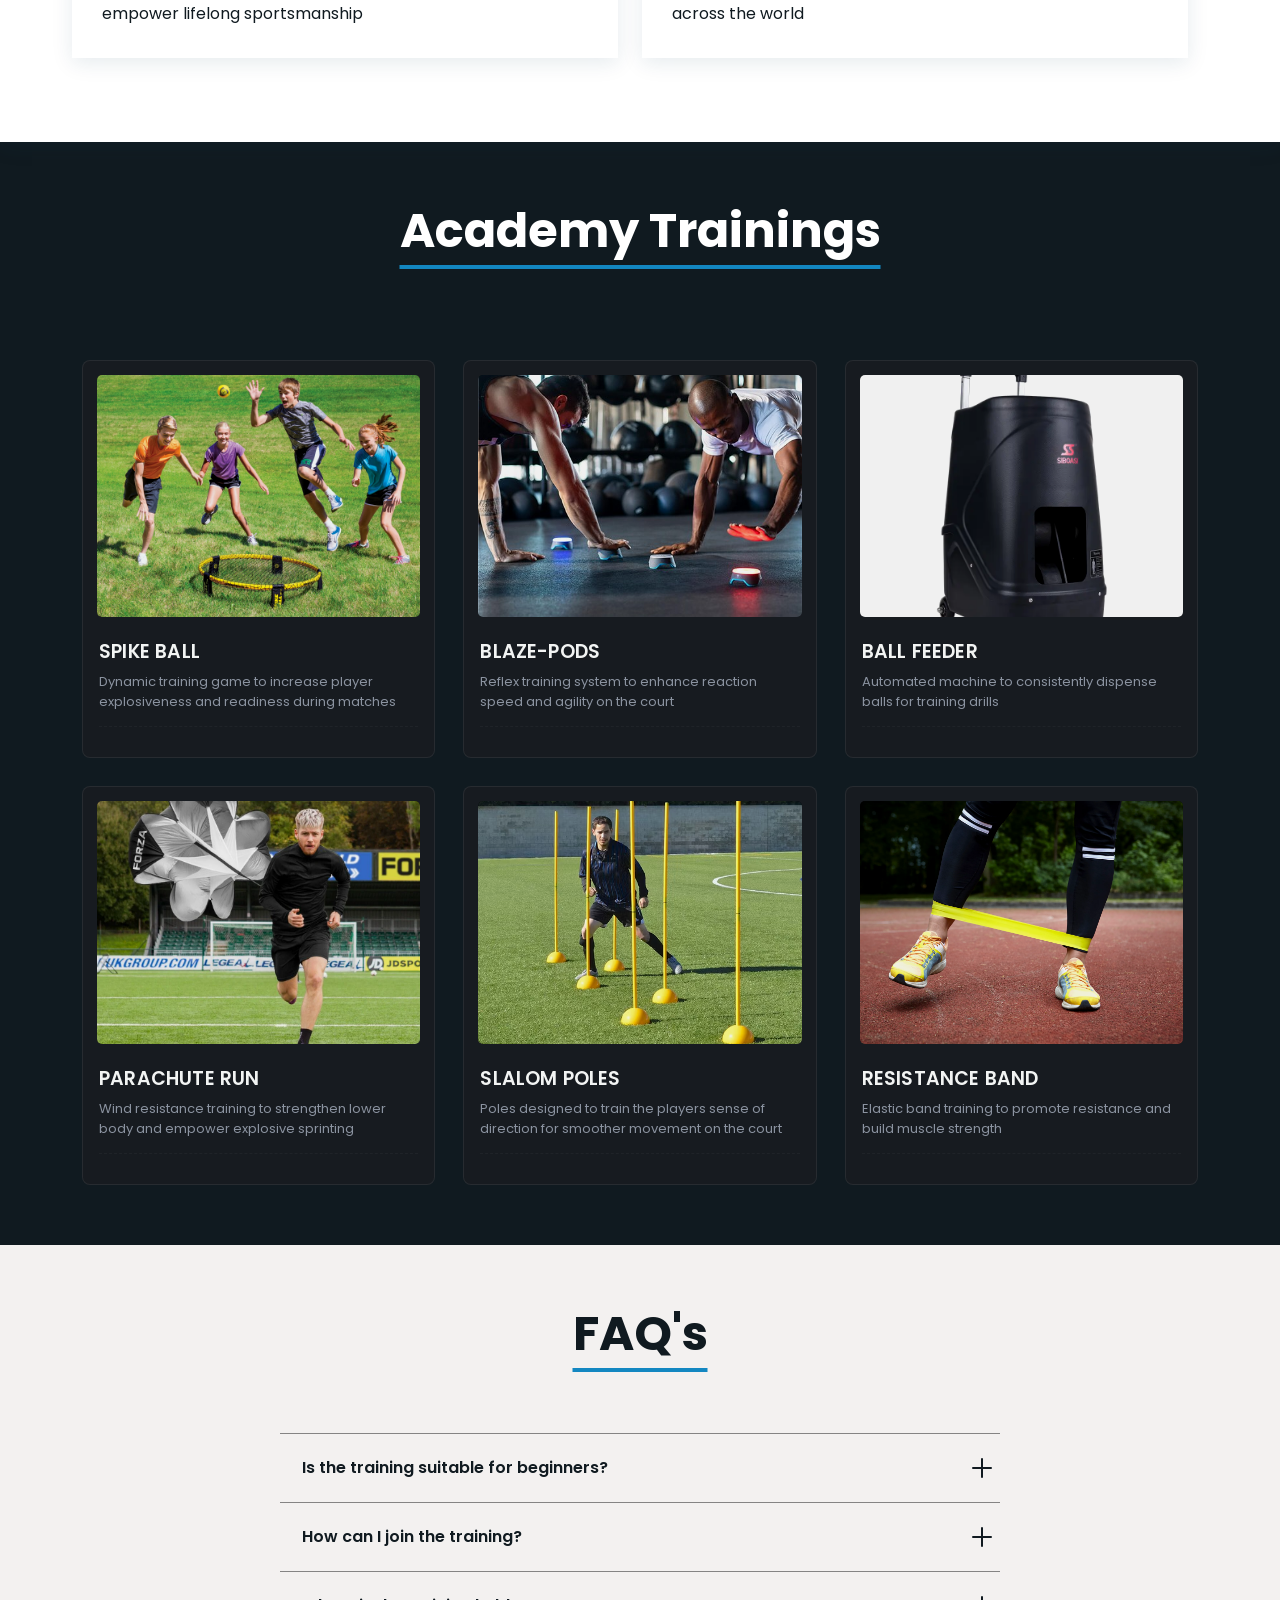
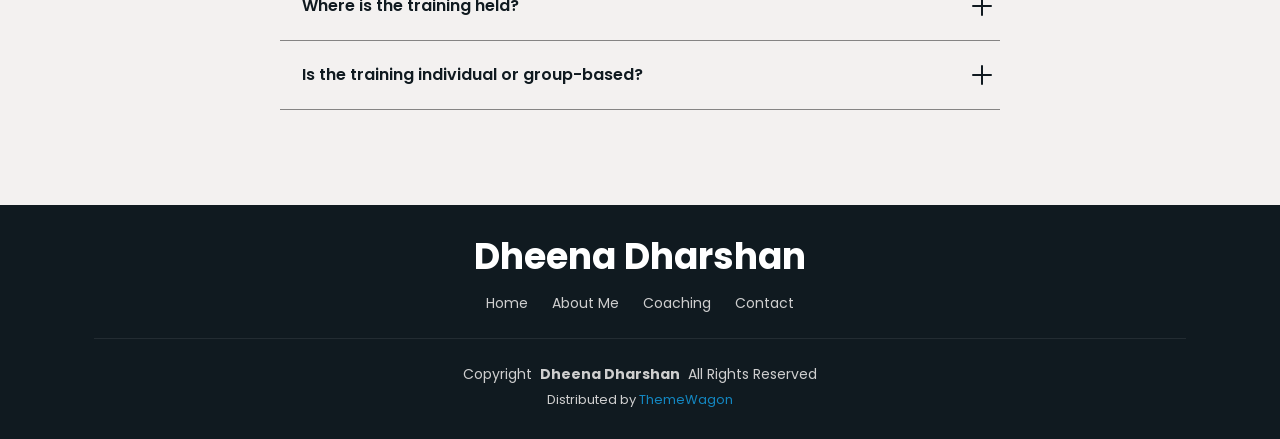
<file: coaching-page.html>
<!DOCTYPE html>
<html lang="en">

<head>
  <meta charset="utf-8">
  <meta content="width=device-width, initial-scale=1.0" name="viewport">
  <title>Coaching | HotShot Squash Academy</title>
  <meta name="description" content="HotShot Squash Academy, founded and coached by WSF Level 3 certified coach Dheena Dharshan. Squash training for all ages and skill levels.">
  <meta name="keywords" content="">

  <!-- Favicons -->


  <!-- Fonts -->
  <link href="https://fonts.googleapis.com" rel="preconnect">
  <link href="https://fonts.gstatic.com" rel="preconnect" crossorigin>
  <link href="https://fonts.googleapis.com/css2?family=Roboto:ital,wght@0,100;0,300;0,400;0,500;0,700;0,900;1,100;1,300;1,400;1,500;1,700;1,900&family=Poppins:ital,wght@0,100;0,200;0,300;0,400;0,500;0,600;0,700;0,800;0,900;1,100;1,200;1,300;1,400;1,500;1,600;1,700;1,800;1,900&family=Playfair+Display:ital,wght@0,400;0,500;0,600;0,700;0,800;0,900;1,400;1,500;1,600;1,700;1,800;1,900&display=swap" rel="stylesheet">

  <!-- Vendor CSS Files -->
  <link href="assets/vendor/bootstrap/css/bootstrap.min.css" rel="stylesheet">
  <link href="assets/vendor/bootstrap-icons/bootstrap-icons.css" rel="stylesheet">
  <link href="assets/vendor/aos/aos.css" rel="stylesheet">
  <link href="assets/vendor/swiper/swiper-bundle.min.css" rel="stylesheet">
  <link href="assets/vendor/glightbox/css/glightbox.min.css" rel="stylesheet">

  <!-- Main CSS File -->
  <link href="assets/css/main.css" rel="stylesheet">

  <!-- =======================================================
  * Template Name: Folio
  * Template URL: https://bootstrapmade.com/folio-bootstrap-portfolio-template/
  * Updated: Aug 08 2024 with Bootstrap v5.3.3
  * Author: BootstrapMade.com
  * License: https://bootstrapmade.com/license/
  ======================================================== -->
</head>

<body class="starter-page-page">

  <header id="header" class="header d-flex align-items-center fixed-top">
    <div class="container-fluid container-xl position-relative d-flex align-items-center justify-content-between">

      <a href="index.html" class="logo d-flex align-items-center">
        <!-- Uncomment the line below if you also wish to use an image logo -->
       
      </a>

      <nav id="navmenu" class="navmenu">
        <ul>
          <li><a href="index.html">Home</a></li>
          <li><a href="about-page.html">About Me</a></li>
          <li><a href="coaching-page.html" class="active">Coaching</a></li>
         
          <li><a href="contact.html">Contact</a></li>
        </ul>
        <i class="mobile-nav-toggle d-xl-none bi bi-list"></i>
      </nav>

    </div>
  </header>

  <main class="main">

    <!-- Page Title -->
    <div class="page-title dark-background">
      <div class="container position-relative">
        <h2>Coaching</h2>
        <nav class="breadcrumbs">
          <ol>
            <li><a style="color: #ffffff;" href="index.html">Home</a></li>
            <li class="current">Coaching</li>
    <br>
    <br>
    <br>

          </ol>
        </nav>
      </div>
    </div><!-- End Page Title -->

    <!-- Starter Section Section -->
    <section id="about" class="about section">

      <!-- Section Title -->
      <div class="container section-title" data-aos="fade-up">
        <u><h2>Coaching</h2></u>
      </div><!-- End Section Title -->
    
      <div class="container" data-aos="fade-up" data-aos-delay="100">
        <div class="coaching-card">
    
          <div class="content">
            <span class="coaching-badge">WSF Level 3 Certified</span>
            <h3>HOTSHOT Squash Academy</h3>
            <ul>
              <li><i class="bi bi-check2-all"></i> <span>Founded and coached by Dheena Dharshan, a profound coach with 11 years of coaching experience and a Level 3 World Squash Federation (WSF) coaching certification</span></li>
              <li><i class="bi bi-check2-all"></i> <span>In collaboration with Next Level Squash Academy to host sparring sessions to instill competitiveness and sportsmanship within players</span></li>
              <li><i class="bi bi-check2-all"></i> <span>Aspires to bring the best out of players by enhancing techniques, strength, accuracy and critical thinking abilities</span></li>
              <li><i class="bi bi-check2-all"></i> <span>Available for all age groups, making squash accessible to children, teens and adults</span></li>
            </ul>
    
            <div class="coaching-stats">
              <div><strong>11+</strong><span>Years Coaching</span></div>
              <div><strong>L3</strong><span>WSF Certified</span></div>
              <div><strong>All Ages</strong><span>Welcome</span></div>
            </div>
          </div>
    
          <div class="profile-imgg">
            <img src="assets/img/c4.webp" class="img-fluid" alt="HotShot Squash Academy players and coaches">
          </div>
    
        </div>
      </div>

      <br><br>
    
    </section><!-- /About Section -->

    <section class="als spad" style="border-radius: 0px;">
      <div class="container">
          <div class="row">
              <div class="col-lg-12 text-center">
                  <div class="section-title">
                     <u> <h2 style="color: #101a20;">Our Goals</h2></u>
                  </div>
              </div>
          </div>
          <div class="row" style="margin-top: -40px;">
                  <div class="col-lg-6">
                      <div class="als__item">
                          <div class="als__author">
                              
                              <div class="als__author__text">
                                  <h3 style="color: #101a20;font-weight: 600;">Mission</h3>
                              </div>
                              <div class="als__author__icon">
                                  <i class="bi bi-flag-fill"></i>
                              </div>
                          </div>
                          
                          <p style="color: #101a20;">To inspire healthier communities, instill discipline and empower lifelong sportsmanship

                          </p>
                      </div>
                  </div>
                  
                  <div class="col-lg-6">
                      <div class="als__item">
                          <div class="als__author">
                              
                              <div class="als__author__text">
                                  <h3 style="color: #101a20;font-weight: 600;">Vision</h3>
                              </div>
                              <div class="als__author__icon">
                                  <i class="bi bi-eye-fill"></i>
                              </div>
                          </div>
                          
                          <p style="color: #101a20;">To advance, elevate and sustain squash as a sport for life across the world</p>
                      </div>
                  </div>
                  
              </div>
          </div>
          <br>
  </section>
 


        <!-- Starter Section Section -->
        <section id="trainings" class="about section">

          <!-- Section Title -->
          <div class="container section-title" data-aos="fade-up">
            <u><h2>Academy Trainings</h2></u>
    
          </div><!-- End Section Title -->
    
          <div class="container timeline" data-aos="fade-up" data-aos-delay="100">
    
            <div class="eqcard-scope">

            
              <div class="eqcard-grid" id="eqcard-grid"></div>
            
            </div>
           
    
          </div>
    
        </section><!-- /About Section -->



        <section id="portfolio" class="portfolio section light-background">

          <div class="container section-title" data-aos="fade-up">
            <u><h2 style="color: #101a20;">FAQ's</h2></u>
          </div>
        
          <div class="container_faq" style="margin-top: -40px;">
        
            <div class="wrap_faq">
            
            
              <div class="accordion_faq" id="accordion">
            
                <div class="item_faq">
                  <button class="q" aria-expanded="false">
                    <span class="qtext">Is the training suitable for beginners?</span>
                    <span class="toggle"><span class="h"></span><span class="v"></span></span>
                  </button>
                  <div class="a-wrap_faq">
                    <div class="a-inner_faq">
                     Definitely! Our training programs are suitable for players of all ages and skill levels. Supported by our variety of training drills and extensive coaching experience, we ensure skill progression at a steady pace
                    </div>
                  </div>
                </div>
            
                <div class="item_faq">
                  <button class="q" aria-expanded="false">
                    <span class="qtext">How can I join the training?</span>
                    <span class="toggle"><span class="h"></span><span class="v"></span></span>
                  </button>
                  <div class="a-wrap_faq">
                    <div class="a-inner_faq">
                      To be part of the HotShot Squash training program, you may contact Coach Dheena Dharshan through email or WhatsApp, see contact for more information
                    </div>
                  </div>
                </div>
            
                <div class="item_faq">
                  <button class="q" aria-expanded="false">
                    <span class="qtext">Where is the training held?</span>
                    <span class="toggle"><span class="h"></span><span class="v"></span></span>
                  </button>
                  <div class="a-wrap_faq">
                    <div class="a-inner_faq">
                      The training can be held at any convenient squash court, for more information, kindly contact Coach Dheena Dharshan through email or Whatsapp
                    </div>
                  </div>
                </div>
            
                <div class="item_faq">
                  <button class="q" aria-expanded="false">
                    <span class="qtext">Is the training individual or group-based?</span>
                    <span class="toggle"><span class="h"></span><span class="v"></span></span>
                  </button>
                  <div class="a-wrap_faq">
                    <div class="a-inner_faq">
                      We offer both! While HotShot Squash academy focuses on individual player development, we work in collaboration with Next Level Squash to organize sparring session to foster competitive growth in our players
                    </div>
                  </div>
                </div>
            
             
            
              </div>
            </div>
        
          </div>
        
        </section>

  </main>

  <footer id="footer" class="footer">
    <div class="container">
      <h3 class="sitename">Dheena Dharshan</h3>
  
      <ul class="footer-links d-flex justify-content-center flex-wrap">
        <li><a href="index.html">Home</a></li>
        <li><a href="about-page.html">About Me</a></li>
        <li><a href="coaching-page.html">Coaching</a></li>
        <li><a href="contact.html">Contact</a></li>
      </ul>
  
      
      <div class="container">
        <div class="copyright">
          <span>Copyright</span> <strong class="px-1 sitename">Dheena Dharshan</strong> <span>All Rights Reserved</span>
        </div>
        <div class="credits">
          Distributed by <a href="https://themewagon.com" target="_blank">ThemeWagon</a>
        </div>
      </div>
    </div>
  </footer>

  <!-- Scroll Top -->
  <a href="#" id="scroll-top" class="scroll-top d-flex align-items-center justify-content-center"><i class="bi bi-arrow-up-short"></i></a>

  <!-- Preloader -->
  <div id="preloader"></div>


  <script>
    (function(){
      // ---------------------------------------------------------------
      // 1. YOUR CONTENT — swap this array for your own gear.
      //    `specs` shows as a small stat line (weight, size, material...).
      // ---------------------------------------------------------------
      const eqcardData = [
        {
          img: "assets/img/spikebell.webp",
          alt: "Spike Ball",
          title: "Spike Ball",
          description: "Dynamic training game to increase player explosiveness and readiness during matches",
          
        },
        {
          img: "assets/img/blazee.jpg",
          alt: "Blaze-Pods",
          
          title: "Blaze-Pods",
          description: "Reflex training system to enhance reaction speed and agility on the court",
        
        },
        {
          img: "assets/img/ballff.webp",
          alt: "Ball Feeder",
          title: "Ball Feeder",
          description: "Automated machine to consistently dispense balls for training drills",
  
        },
        {
          img: "assets/img/pararun.webp",
          alt: "Parachute Run",
        
          title: "Parachute Run",
          description: "Wind resistance training to strengthen lower body and empower explosive sprinting",
         
        },
        {
          img: "assets/img/slalom.avif",
          alt: "Slalom Poles",
        
          title: "Slalom Poles",
          description: "Poles designed to train the players sense of direction for smoother movement on the court",
         
        },
        {
          img: "assets/img/resband.webp",
          alt: "Resistance Band",
        
          title: "Resistance Band",
          description: "Elastic band training to promote resistance and build muscle strength",
         
        }
      ];
    
      // ---------------------------------------------------------------
      // 2. RENDER
      // ---------------------------------------------------------------
      const eqcardGrid = document.getElementById('eqcard-grid');
      if (!eqcardGrid) return;
    
      eqcardData.forEach((data) => {
        const card = document.createElement('article');
        card.className = 'eqcard';
        card.tabIndex = 0;
        card.setAttribute('role', 'group');
        card.setAttribute('aria-label', data.title);
    
        const specHtml = (data.specs || []).map(s => `<span>${s}</span>`).join('');
        const stockClass = data.inStock ? 'eqcard-stock' : 'eqcard-stock eqcard-stock-out';
        const stockLabel = data.inStock ? 'In stock' : '';
    
        card.innerHTML = `
          <span class="eqcard-number">${data.number || ''}</span>
          <div class="eqcard-frame">
            <img src="${data.img}" alt="${data.alt || data.title}" loading="lazy">
          </div>
          <div class="eqcard-meta-row">
            <span class="eqcard-category">${data.category || ''}</span>
            <span class="${stockClass}">${stockLabel}</span>
          </div>
          <h2 class="eqcard-title">${data.title}</h2>
          <p class="eqcard-desc">${data.description}</p>
          <hr class="eqcard-stitch">
          <div class="eqcard-specs">${specHtml}</div>
        `;
    
        eqcardGrid.appendChild(card);
      });
    
      // ---------------------------------------------------------------
      // 3. INTERACTION — lift on hover, tap-to-lock on touch,
      //    staggered rise-in on scroll.
      // ---------------------------------------------------------------
      const eqcardEls = eqcardGrid.querySelectorAll('.eqcard');
    
      eqcardEls.forEach((card, i) => {
        card.style.animationDelay = `${i * 80}ms`;
    
        card.addEventListener('click', () => {
          const alreadyActive = card.classList.contains('eqcard-is-active');
          eqcardEls.forEach(c => c.classList.remove('eqcard-is-active'));
          if (!alreadyActive) card.classList.add('eqcard-is-active');
        });
    
        card.addEventListener('keydown', (e) => {
          if (e.key === 'Enter' || e.key === ' ') {
            e.preventDefault();
            card.click();
          }
        });
      });
    
      const eqcardObserver = new IntersectionObserver((entries) => {
        entries.forEach(entry => {
          if (entry.isIntersecting) {
            entry.target.classList.add('eqcard-in-view');
            eqcardObserver.unobserve(entry.target);
          }
        });
      }, { threshold: 0.15 });
    
      eqcardEls.forEach(card => eqcardObserver.observe(card));
    })();
    </script>
    

  <script>
    const items = document.querySelectorAll('.item_faq');
  
    items.forEach(item => {
      const btn = item.querySelector('.q');
      const wrap = item.querySelector('.a-wrap_faq');
  
      btn.addEventListener('click', () => {
        const isOpen = item.classList.contains('open');
  
        // close all others
        items.forEach(other => {
          if (other !== item){
            other.classList.remove('open');
            other.querySelector('.q').setAttribute('aria-expanded','false');
            other.querySelector('.a-wrap_faq').style.maxHeight = null;
          }
        });
  
        if (isOpen){
          item.classList.remove('open');
          btn.setAttribute('aria-expanded','false');
          wrap.style.maxHeight = null;
        } else {
          item.classList.add('open');
          btn.setAttribute('aria-expanded','true');
          wrap.style.maxHeight = wrap.scrollHeight + 'px';
        }
      });
    });
  </script>
  <!-- Vendor JS Files -->
  <script src="assets/vendor/bootstrap/js/bootstrap.bundle.min.js"></script>
  <script src="assets/vendor/aos/aos.js"></script>
  <script src="assets/vendor/purecounter/purecounter_vanilla.js"></script>
  <script src="assets/vendor/typed.js/typed.umd.js"></script>
  <script src="assets/vendor/swiper/swiper-bundle.min.js"></script>
  <script src="assets/vendor/glightbox/js/glightbox.min.js"></script>
  <script src="assets/vendor/imagesloaded/imagesloaded.pkgd.min.js"></script>
  <script src="assets/vendor/isotope-layout/isotope.pkgd.min.js"></script>

  <!-- Main JS File -->
  <script src="assets/js/main.js"></script>
  


</body>

</html>
</file>
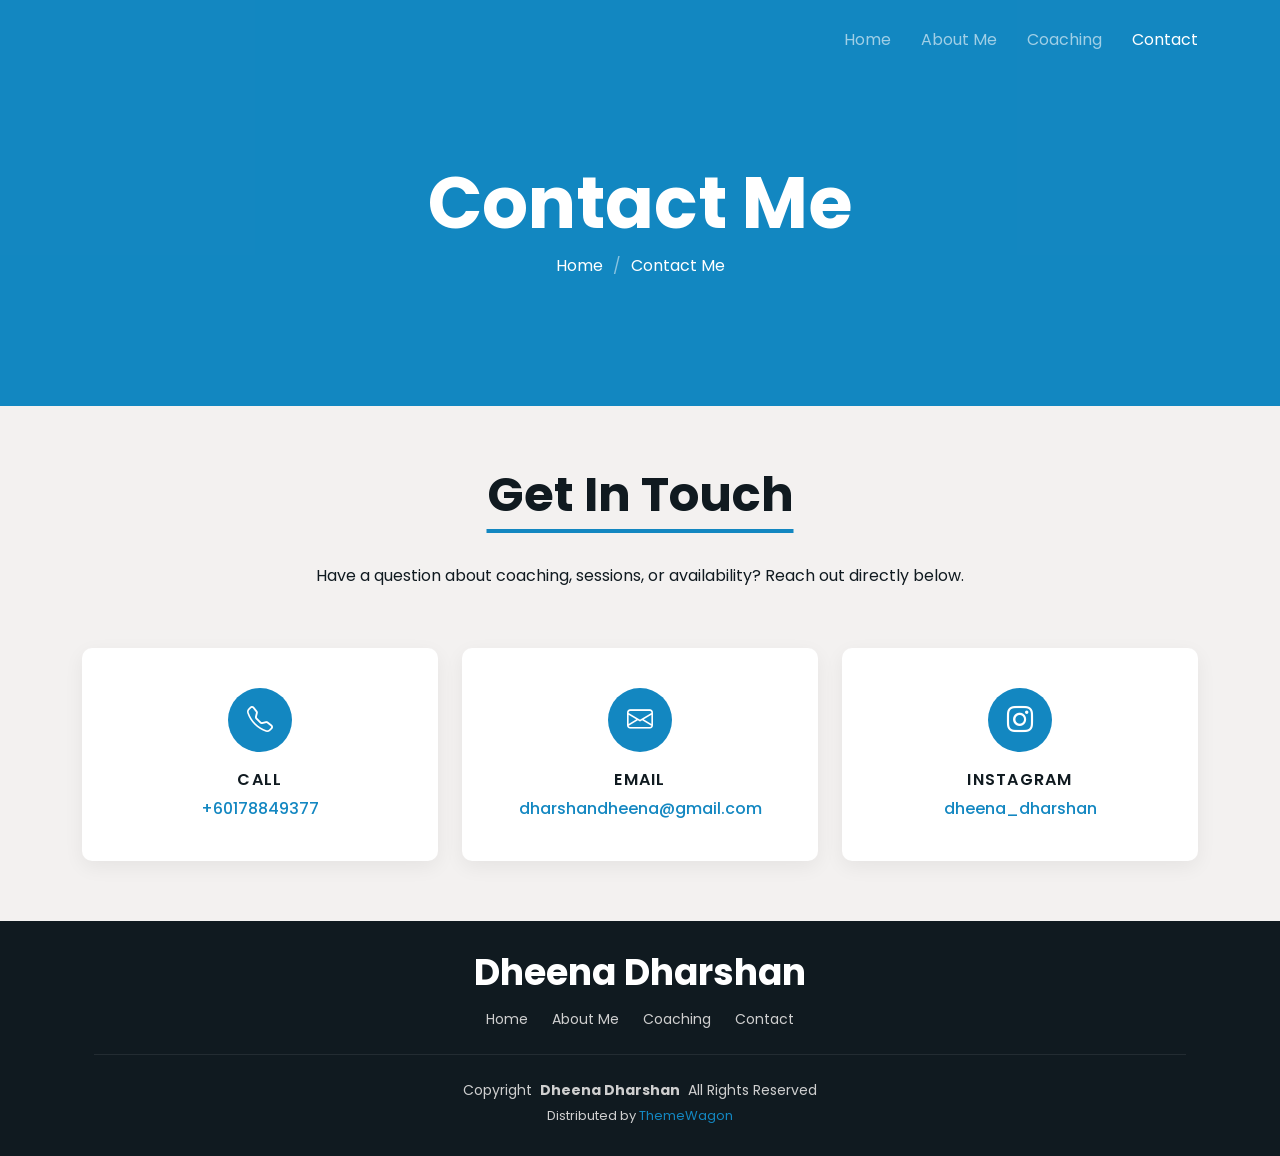
<file: contact.html>
<!DOCTYPE html>
<html lang="en">

<head>
  <meta charset="utf-8">
  <meta content="width=device-width, initial-scale=1.0" name="viewport">
  <title>Contact | Dheena Dharshan</title>
  <meta name="description" content="Get in touch with Dheena Dharshan about squash coaching, HotShot Squash Academy sessions and availability.">
  <meta name="keywords" content="">



  <!-- Fonts -->
  <link href="https://fonts.googleapis.com" rel="preconnect">
  <link href="https://fonts.gstatic.com" rel="preconnect" crossorigin>
  <link href="https://fonts.googleapis.com/css2?family=Roboto:ital,wght@0,100;0,300;0,400;0,500;0,700;0,900;1,100;1,300;1,400;1,500;1,700;1,900&family=Poppins:ital,wght@0,100;0,200;0,300;0,400;0,500;0,600;0,700;0,800;0,900;1,100;1,200;1,300;1,400;1,500;1,600;1,700;1,800;1,900&family=Playfair+Display:ital,wght@0,400;0,500;0,600;0,700;0,800;0,900;1,400;1,500;1,600;1,700;1,800;1,900&display=swap" rel="stylesheet">

  <!-- Vendor CSS Files -->
  <link href="assets/vendor/bootstrap/css/bootstrap.min.css" rel="stylesheet">
  <link href="assets/vendor/bootstrap-icons/bootstrap-icons.css" rel="stylesheet">
  <link href="assets/vendor/aos/aos.css" rel="stylesheet">
  <link href="assets/vendor/swiper/swiper-bundle.min.css" rel="stylesheet">
  <link href="assets/vendor/glightbox/css/glightbox.min.css" rel="stylesheet">

  <!-- Main CSS File -->
  <link href="assets/css/main.css" rel="stylesheet">

  <!-- =======================================================
  * Template Name: Folio
  * Template URL: https://bootstrapmade.com/folio-bootstrap-portfolio-template/
  * Updated: Aug 08 2024 with Bootstrap v5.3.3
  * Author: BootstrapMade.com
  * License: https://bootstrapmade.com/license/
  ======================================================== -->
</head>

<body class="starter-page-page">

  <header id="header" class="header d-flex align-items-center fixed-top">
    <div class="container-fluid container-xl position-relative d-flex align-items-center justify-content-between">

      <a href="index.html" class="logo d-flex align-items-center">
        <!-- Uncomment the line below if you also wish to use an image logo -->
       
      </a>

      <nav id="navmenu" class="navmenu">
        <ul>
          <li><a href="index.html">Home</a></li>
          <li><a href="about-page.html">About Me</a></li>
          <li><a href="coaching-page.html">Coaching</a></li>
         
          <li><a href="contact.html"  class="active">Contact</a></li>
        </ul>
        <i class="mobile-nav-toggle d-xl-none bi bi-list"></i>
      </nav>

    </div>
  </header>

  <main class="main">

    <!-- Page Title -->
    <div class="page-title dark-background">
      <div class="container position-relative">
        <h2>Contact Me</h2>
        <nav class="breadcrumbs">
          <ol>
            <li><a style="color: #ffffff;" href="index.html">Home</a></li>
            <li class="current">Contact Me</li>
    <br>
    <br>
    <br>

          </ol>
        </nav>
      </div>
    </div><!-- End Page Title -->




    <section id="contact" class="contact section light-background">

        <!-- Section Title -->
        <div class="container section-title" data-aos="fade-up">
          <u><h2 style="color: #101a20;">Get In Touch</h2></u>
          <p style="color: #101a20;">Have a question about coaching, sessions, or availability? Reach out directly below.</p>
        </div><!-- End Section Title -->
      
        <div class="container" data-aos="fade-up" data-aos-delay="100">
      
          <div class="row gy-4 justify-content-center text-center">
      
            <div class="col-lg-4 col-md-6">
              <div class="cinfo-card">
                <div class="cinfo-icon">
                  <i class="bi bi-telephone"></i>
                </div>
                <h3 class="cinfo-label">Call</h3>
                <a class="cinfo-value" href="tel:+60178849377">+60178849377</a>
              </div>
            </div>
      
            <div class="col-lg-4 col-md-6">
              <div class="cinfo-card">
                <div class="cinfo-icon">
                  <i class="bi bi-envelope"></i>
                </div>
                <h3 class="cinfo-label">Email</h3>
                <a class="cinfo-value" href="mailto:dharshandheena@gmail.com">dharshandheena@gmail.com</a>
              </div>
            </div>
      
            <div class="col-lg-4 col-md-6">
              <div class="cinfo-card">
                <div class="cinfo-icon">
                  <i class="bi bi-instagram"></i>
                </div>
                <h3 class="cinfo-label">Instagram</h3>
                <a class="cinfo-value" href="https://www.instagram.com/dheena_dharshan/">dheena_dharshan</a>
              </div>
            </div>
      
          </div>
      
        
      
        </div>
      
      </section><!-- /Contact Section -->


        

  </main>

  <footer id="footer" class="footer">
    <div class="container">
      <h3 class="sitename">Dheena Dharshan</h3>
  
      <ul class="footer-links d-flex justify-content-center flex-wrap">
        <li><a href="index.html">Home</a></li>
        <li><a href="about-page.html">About Me</a></li>
        <li><a href="coaching-page.html">Coaching</a></li>
        <li><a href="contact.html">Contact</a></li>
      </ul>
  
      
      <div class="container">
        <div class="copyright">
          <span>Copyright</span> <strong class="px-1 sitename">Dheena Dharshan</strong> <span>All Rights Reserved</span>
        </div>
        <div class="credits">
          Distributed by <a href="https://themewagon.com" target="_blank">ThemeWagon</a>
        </div>
      </div>
    </div>
  </footer>

  <!-- Scroll Top -->
  <a href="#" id="scroll-top" class="scroll-top d-flex align-items-center justify-content-center"><i class="bi bi-arrow-up-short"></i></a>

  <!-- Preloader -->
  <div id="preloader"></div>

  <!-- Vendor JS Files -->
  <script src="assets/vendor/bootstrap/js/bootstrap.bundle.min.js"></script>
  <script src="assets/vendor/aos/aos.js"></script>
  <script src="assets/vendor/purecounter/purecounter_vanilla.js"></script>
  <script src="assets/vendor/typed.js/typed.umd.js"></script>
  <script src="assets/vendor/swiper/swiper-bundle.min.js"></script>
  <script src="assets/vendor/glightbox/js/glightbox.min.js"></script>
  <script src="assets/vendor/imagesloaded/imagesloaded.pkgd.min.js"></script>
  <script src="assets/vendor/isotope-layout/isotope.pkgd.min.js"></script>

  <!-- Main JS File -->
  <script src="assets/js/main.js"></script>

</body>

</html>
</file>
<file: assets/css/main.css>
/**
* Template Name: Folio
* Template URL: https://bootstrapmade.com/folio-bootstrap-portfolio-template/
* Updated: Aug 08 2024 with Bootstrap v5.3.3
* Author: BootstrapMade.com
* License: https://bootstrapmade.com/license/
*/

/*--------------------------------------------------------------
# Font & Color Variables
# Help: https://bootstrapmade.com/color-system/
--------------------------------------------------------------*/
/* Fonts */
:root {
  --default-font: "Poppins",  sans-serif;
  --heading-font: "Poppins",  sans-serif;
  --nav-font: "Poppins",  sans-serif;
}

/* Global Colors - The following color variables are used throughout the website. Updating them here will change the color scheme of the entire website */
:root { 
  --background-color: #101a20; /* Background color for the entire website, including individual sections */
  --default-color: #cfcfcf; /* Default color used for the majority of the text content across the entire website */
  --heading-color: #ffffff; /* Color for headings, subheadings and title throughout the website */
  --accent-color: #1387c1; /* Accent color that represents your brand on the website. It's used for buttons, links, and other elements that need to stand out */
  --surface-color: #ffffff; /* The surface color is used as a background of boxed elements within sections, such as cards, icon boxes, or other elements that require a visual separation from the global background. */
  --contrast-color: #ffffff; /* Contrast color for text, ensuring readability against backgrounds of accent, heading, or default colors. */
}

/* Nav Menu Colors - The following color variables are used specifically for the navigation menu. They are separate from the global colors to allow for more customization options */
:root {
  --nav-color: rgba(255, 255, 255, 0.6);  /* The default color of the main navmenu links */
  --nav-hover-color: #ffffff; /* Applied to main navmenu links when they are hovered over or active */
  --nav-mobile-background-color: #ffffff; /* Used as the background color for mobile navigation menu */
  --nav-dropdown-background-color: #ffffff; /* Used as the background color for dropdown items that appear when hovering over primary navigation items */
  --nav-dropdown-color: #898989; /* Used for navigation links of the dropdown items in the navigation menu. */
  --nav-dropdown-hover-color: #b8a07e; /* Similar to --nav-hover-color, this color is applied to dropdown navigation links when they are hovered over. */
}

/* Color Presets - These classes override global colors when applied to any section or element, providing reuse of the sam color scheme. */

.light-background {
  --background-color: #f3f1f0;
  --surface-color: #ffffff;
}

.dark-background {
  --background-color: #858484;
  --default-color: #ffffff;
  --heading-color: #ffffff;
  --surface-color: #9e9e9e;
  --contrast-color: #ffffff;
}

/* Smooth scroll */
:root {
  scroll-behavior: smooth;
}

/*--------------------------------------------------------------
# General Styling & Shared Classes
--------------------------------------------------------------*/
body {
  color: var(--default-color);
  background-color: var(--background-color);
  font-family: var(--default-font);
}

a {
  color: var(--accent-color);
  text-decoration: none;
  transition: 0.3s;
}

a:hover {
  color: color-mix(in srgb, var(--accent-color), transparent 25%);
  text-decoration: none;
}

h1,
h2,
h3,
h4,
h5,
h6 {
  color: var(--heading-color);
  font-family: var(--heading-font);
}

/* PHP Email Form Messages
------------------------------*/
.php-email-form .error-message {
  display: none;
  background: #df1529;
  color: #ffffff;
  text-align: left;
  padding: 15px;
  margin-bottom: 24px;
  font-weight: 600;
}

.php-email-form .sent-message {
  display: none;
  color: #ffffff;
  background: #059652;
  text-align: center;
  padding: 15px;
  margin-bottom: 24px;
  font-weight: 600;
}

.php-email-form .loading {
  display: none;
  background: var(--surface-color);
  text-align: center;
  padding: 15px;
  margin-bottom: 24px;
}

.php-email-form .loading:before {
  content: "";
  display: inline-block;
  border-radius: 50%;
  width: 24px;
  height: 24px;
  margin: 0 10px -6px 0;
  border: 3px solid var(--accent-color);
  border-top-color: var(--surface-color);
  animation: php-email-form-loading 1s linear infinite;
}

@keyframes php-email-form-loading {
  0% {
    transform: rotate(0deg);
  }

  100% {
    transform: rotate(360deg);
  }
}

/*--------------------------------------------------------------
# Global Header
--------------------------------------------------------------*/
.header {
  --background-color: rgba(0, 0, 0, 0);
  --default-color: #ffffff;
  --heading-color: #ffffff;
  color: var(--default-color);
  background-color: var(--background-color);
  padding: 10px 0;
  transition: all 0.5s;
  z-index: 997;
}

.header .logo {
  line-height: 1;
}

.header .logo img {
  max-height: 32px;
  margin-right: 8px;
}

.header .logo h1 {
  font-size: 30px;
  margin: 0;
  font-weight: 4700;
  color: var(--heading-color);
}

.scrolled .header {
  box-shadow: 0px 0 18px rgba(0, 0, 0, 0.1);
}

/* Global Header on Scroll
------------------------------*/
.scrolled .header {
  --background-color: rgba(19, 135, 193, 1);
}

/*--------------------------------------------------------------
# Navigation Menu
--------------------------------------------------------------*/
/* Navmenu - Desktop */
@media (min-width: 1200px) {
  .navmenu {
    padding: 0;
  }

  .navmenu ul {
    margin: 0;
    padding: 0;
    display: flex;
    list-style: none;
    align-items: center;
  }

  .navmenu li {
    position: relative;
  }

  .navmenu a,
  .navmenu a:focus {
    color: var(--nav-color);
    padding: 18px 15px;
    font-size: 16px;
    font-family: var(--nav-font);
    font-weight: 400;
    display: flex;
    align-items: center;
    justify-content: space-between;
    white-space: nowrap;
    transition: 0.3s;
  }

  .navmenu a i,
  .navmenu a:focus i {
    font-size: 12px;
    line-height: 0;
    margin-left: 5px;
    transition: 0.3s;
  }

  .navmenu li:last-child a {
    padding-right: 0;
  }

  .navmenu li:hover>a,
  .navmenu .active,
  .navmenu .active:focus {
    color: var(--nav-hover-color);
  }

  .navmenu .dropdown ul {
    margin: 0;
    padding: 10px 0;
    background: var(--nav-dropdown-background-color);
    display: block;
    position: absolute;
    visibility: hidden;
    left: 14px;
    top: 130%;
    opacity: 0;
    transition: 0.3s;
    border-radius: 4px;
    z-index: 99;
    box-shadow: 0px 0px 30px rgba(0, 0, 0, 0.1);
  }

  .navmenu .dropdown ul li {
    min-width: 200px;
  }

  .navmenu .dropdown ul a {
    padding: 10px 20px;
    font-size: 15px;
    text-transform: none;
    color: var(--nav-dropdown-color);
  }

  .navmenu .dropdown ul a i {
    font-size: 12px;
  }

  .navmenu .dropdown ul a:hover,
  .navmenu .dropdown ul .active:hover,
  .navmenu .dropdown ul li:hover>a {
    color: var(--nav-dropdown-hover-color);
  }

  .navmenu .dropdown:hover>ul {
    opacity: 1;
    top: 100%;
    visibility: visible;
  }

  .navmenu .dropdown .dropdown ul {
    top: 0;
    left: -90%;
    visibility: hidden;
  }

  .navmenu .dropdown .dropdown:hover>ul {
    opacity: 1;
    top: 0;
    left: -100%;
    visibility: visible;
  }
}

/* Navmenu - Mobile */
@media (max-width: 1199px) {
  .mobile-nav-toggle {
    color: var(--nav-color);
    font-size: 28px;
    line-height: 0;
    margin-right: 10px;
    cursor: pointer;
    transition: color 0.3s;
  }

  .navmenu {
    padding: 0;
    z-index: 9997;
  }

  .navmenu ul {
    display: none;
    list-style: none;
    position: absolute;
    inset: 60px 20px 20px 20px;
    padding: 10px 0;
    margin: 0;
    border-radius: 6px;
    background-color: var(--nav-mobile-background-color);
    overflow-y: auto;
    transition: 0.3s;
    z-index: 9998;
    box-shadow: 0px 0px 30px rgba(0, 0, 0, 0.1);
  }

  .navmenu a,
  .navmenu a:focus {
    color: var(--nav-dropdown-color);
    padding: 10px 20px;
    font-family: var(--nav-font);
    font-size: 17px;
    font-weight: 500;
    display: flex;
    align-items: center;
    justify-content: space-between;
    white-space: nowrap;
    transition: 0.3s;
  }

  .navmenu a i,
  .navmenu a:focus i {
    font-size: 12px;
    line-height: 0;
    margin-left: 5px;
    width: 30px;
    height: 30px;
    display: flex;
    align-items: center;
    justify-content: center;
    border-radius: 50%;
    transition: 0.3s;
    background-color: color-mix(in srgb, var(--accent-color), transparent 90%);
  }

  .navmenu a i:hover,
  .navmenu a:focus i:hover {
    background-color: var(--accent-color);
    color: var(--contrast-color);
  }

  .navmenu a:hover,
  .navmenu .active,
  .navmenu .active:focus {
    color: var(--nav-dropdown-hover-color);
  }

  .navmenu .active i,
  .navmenu .active:focus i {
    background-color: var(--accent-color);
    color: var(--contrast-color);
    transform: rotate(180deg);
  }

  .navmenu .dropdown ul {
    position: static;
    display: none;
    z-index: 99;
    padding: 10px 0;
    margin: 10px 20px;
    background-color: var(--nav-dropdown-background-color);
    border: 1px solid color-mix(in srgb, var(--default-color), transparent 90%);
    box-shadow: none;
    transition: all 0.5s ease-in-out;
  }

  .navmenu .dropdown ul ul {
    background-color: rgba(33, 37, 41, 0.1);
  }

  .navmenu .dropdown>.dropdown-active {
    display: block;
    background-color: rgba(33, 37, 41, 0.03);
  }

  .mobile-nav-active {
    overflow: hidden;
  }

  .mobile-nav-active .mobile-nav-toggle {
    color: #fff;
    position: absolute;
    font-size: 32px;
    top: 15px;
    right: 15px;
    margin-right: 0;
    z-index: 9999;
  }

  .mobile-nav-active .navmenu {
    position: fixed;
    overflow: hidden;
    inset: 0;
    background: rgba(33, 37, 41, 0.8);
    transition: 0.3s;
  }

  .mobile-nav-active .navmenu>ul {
    display: block;
  }
}

/*--------------------------------------------------------------
# Global Footer
--------------------------------------------------------------*/
.footer {
  color: var(--default-color);
  background-color: var(--background-color);
  font-size: 14px;
  text-align: center;
  padding: 30px 0;
  position: relative;
}

.footer h3 {
  font-size: 36px;
  font-weight: 700;
  position: relative;
  padding: 0;
  margin: 0 0 15px 0;
}

.footer p {
  font-size: 15;
  font-style: italic;
  padding: 0;
  margin: 0 0 30px 0;
}

.footer .social-links {
  margin: 0 0 30px 0;
}

.footer .social-links a {
  font-size: 16px;
  display: flex;
  align-items: center;
  justify-content: center;
  background: var(--accent-color);
  color: var(--contrast-color);
  line-height: 1;
  margin: 0 4px;
  border-radius: 50%;
  text-align: center;
  width: 36px;
  height: 36px;
  transition: 0.3s;
}

.footer .social-links a:hover {
  background: color-mix(in srgb, var(--accent-color), transparent 20%);
  text-decoration: none;
}

.footer .copyright {
  padding-top: 25px;
  border-top: 1px solid color-mix(in srgb, var(--default-color), transparent 90%);
}

.footer .credits {
  font-size: 13px;
  padding-top: 5px;
}

/*--------------------------------------------------------------
# Preloader
--------------------------------------------------------------*/
#preloader {
  position: fixed;
  inset: 0;
  z-index: 999999;
  overflow: hidden;
  background: var(--background-color);
  transition: all 0.6s ease-out;
}

#preloader:before {
  content: "";
  position: fixed;
  top: calc(50% - 30px);
  left: calc(50% - 30px);
  border: 6px solid #ffffff;
  border-color: var(--accent-color) transparent var(--accent-color) transparent;
  border-radius: 50%;
  width: 60px;
  height: 60px;
  animation: animate-preloader 1.5s linear infinite;
}

@keyframes animate-preloader {
  0% {
    transform: rotate(0deg);
  }

  100% {
    transform: rotate(360deg);
  }
}

/*--------------------------------------------------------------
# Scroll Top Button
--------------------------------------------------------------*/
.scroll-top {
  position: fixed;
  visibility: hidden;
  opacity: 0;
  right: 15px;
  bottom: 15px;
  z-index: 99999;
  background-color: var(--accent-color);
  width: 40px;
  height: 40px;
  border-radius: 4px;
  transition: all 0.4s;
}

.scroll-top i {
  font-size: 24px;
  color: var(--contrast-color);
  line-height: 0;
}

.scroll-top:hover {
  background-color: color-mix(in srgb, var(--accent-color), transparent 20%);
  color: var(--contrast-color);
}

.scroll-top.active {
  visibility: visible;
  opacity: 1;
}

/*--------------------------------------------------------------
# Disable aos animation delay on mobile devices
--------------------------------------------------------------*/
@media screen and (max-width: 768px) {
  [data-aos-delay] {
    transition-delay: 0 !important;
  }
}

/*--------------------------------------------------------------
# Global Page Titles & Breadcrumbs
--------------------------------------------------------------*/
.page-title {
  color: var(--default-color);
  background-color: var(--accent-color);
  padding: 160px 0 80px 0;
  text-align: center;
  position: relative;
}

.page-title:before {
  content: "";
  background-color: color-mix(in srgb, var(--accent-color), transparent 50%);
  position: absolute;
  inset: 0;
}

.page-title h1 {
  font-size: 42px;
  font-weight: 700;
  margin-bottom: 10px;
}

.page-title .breadcrumbs ol {
  display: flex;
  flex-wrap: wrap;
  list-style: none;
  justify-content: center;
  padding: 0;
  margin: 0;
  font-size: 16px;
  font-weight: 400;
}

.page-title .breadcrumbs ol li+li {
  padding-left: 10px;
}

.page-title .breadcrumbs ol li+li::before {
  content: "/";
  display: inline-block;
  padding-right: 10px;
  color: color-mix(in srgb, var(--default-color), transparent 50%);
}

/*--------------------------------------------------------------
# Global Sections
--------------------------------------------------------------*/
section,
.section {
  color: var(--default-color);
  background-color: var(--background-color);
  padding: 60px 0;
  scroll-margin-top: 80px;
  overflow: clip;
}

@media (max-width: 1199px) {

  section,
  .section {
    scroll-margin-top: 56px;
  }
}

/*--------------------------------------------------------------
# Global Section Titles
--------------------------------------------------------------*/
.section-title {
  text-align: center;
  padding-bottom: 60px;
  position: relative;
}

.section-title h2 {
  font-size: 48px;
  font-weight: 700;
  margin-bottom: 40px;
}

.section-title u {
  text-underline-offset: 18px;
  text-decoration-thickness: 4px;
  text-decoration-color: var(--accent-color);
}

.section-title p {
  margin-bottom: 0;
}

/*--------------------------------------------------------------
# Hero Section
--------------------------------------------------------------*/
.hero {
  width: 100%;
  min-height: 100vh;
  position: relative;
  padding: 80px 0;
  display: flex;
  align-items: center;
  justify-content: center;
}

.hero img {
  position: absolute;
  inset: 0;
  display: block;
  width: 100%;
  height: 100%;
  object-fit: cover;
  z-index: 1;
}

.hero:before {
  content: "";
  background: #101a2052;
  position: absolute;
  inset: 0;
  z-index: 2;
}

.hero .container {
  position: relative;
  z-index: 3;
}

.hero h2 {
  margin: 0;
  font-size: 72px;
  font-weight: 700;
}

.hero p {
  margin: 5px 0 0 0;
  font-size: 26px;
}

.hero p span {
  letter-spacing: 1px;
  border-bottom: 2px solid var(--accent-color);
}

.hero .social-links {
  margin-top: 25px;
}

.hero .social-links a {
  font-size: 24px;
  display: inline-block;
  color: color-mix(in srgb, var(--default-color), transparent 50%);
  line-height: 1;
  margin-right: 20px;
  transition: 0.3s;
}

.hero .social-links a:hover {
  color: var(--accent-color);
}

@media (max-width: 768px) {
  .hero h2 {
    font-size: 32px;
  }

  .hero p {
    font-size: 20px;
  }
}


/*--------------------------------------------------------------
# Stats Section
--------------------------------------------------------------*/
.stats .stats-item {
  padding: 30px;
  width: 100%;
}

.stats{
  background-color: var(--contrast-color);
}

.stats .stats-item i {
  color: var(--accent-color);
  display: block;
  font-size: 44px;
  float: left;
  line-height: 0;
}

.stats .stats-item .purecounter {
  color: var(--background-color);
  font-size: 48px;
  line-height: 40px;
  display: block;
  font-weight: 700;
  margin-left: 60px;
}

.stats .stats-item .ex {
  color: var(--background-color);
  font-size: 48px;
  line-height: 1px;
  display: block;
  font-weight: 700;
  margin-left: 125px;
  top: -20px;
  position: relative;
}

.stats .stats-item .ex2 {
  color: var(--background-color);
  font-size: 48px;
  line-height: 1px;
  display: block;
  font-weight: 700;
  margin-left: 150px;
  top: -20px;
  position: relative;
}

.stats .stats-item p {
  color: var(--background-color);
  padding: 15px 0 0 0;
  margin: 0 0 0 60px;
  font-family: var(--heading-font);
  font-size: 14px;
}

/*--------------------------------------------------------------
# About Section
--------------------------------------------------------------*/
.about .profile-img {
  border: 20px solid var(--accent-color);
  padding: 0;
}

.about .profile-img img {
  margin-top: -60px;
  margin-left: 40px;
  margin-bottom: 40px;
  position: relative;
  z-index: 1;
}

.about .content h3 {
  font-size: 36px;
  font-weight: 600;
}

.about .content .fst-italic {
  color: color-mix(in srgb, var(--default-color), var(--contrast-color) 50%);
}

.about .content ul {
  list-style: none;
  padding: 0;
}

.about .content ul li {
  padding: 10px 0 0 0;
  display: flex;
  font-size: 16px;
  font-weight: 400;
}

.about .content ul i {
  color: var(--accent-color);
  margin-right: 0.5rem;
  line-height: 1.2;
  font-size: 1.25rem;
}

.services button{
  color: #142129;
  background-color: var(--contrast-color);
  border-radius: 6px;
  width: auto;
  padding: 0px 40px;
  height: 80px;
  border: 1px solid #5e5e5e6b;
  border-width: 1px;
  cursor: default;
  box-shadow: none;
  transition: all 0.3s
}

.services button a{
  color: #ffffff;
}

.services button a:hover{
  color: var(--contrast-color);
}

.services  button:hover{
  color: var(--contrast-color);
  background-color: #142129;
  border-radius: 6px;
  width: auto;
  padding: 0px 40px;
  height: 80px;
  border: 1px solid var(--accent-color);
  border-width: 1px;
  box-shadow: none;
  cursor: default;
  transition: all 0.3s
}



.about .content button:hover{
  color: var(--contrast-color);
  background-color: #142129;
  border-radius: 6px;
  width: auto;
  padding: 0px 40px;
  height: 50px;
  border: 1px solid var(--accent-color);
  border-width: 1px;
  box-shadow: none;
  cursor: default;
  transition: all 0.3s
}

.about .content button{
  color: var(--contrast-color);
  background-color: #142129;
  border-radius: 6px;
  width: auto;
  padding: 0px 40px;
  height: 50px;
  border: 1px solid #5e5e5e6b;
  border-width: 1px;
  cursor: default;

  box-shadow: none;
  transition: all 0.3s
}



.about .content p:last-child {
  margin-bottom: 0;
}




.timeline ul {
  --col-gap: 2rem;
  --row-gap: 2rem;
  --line-w: 0.25rem;
  display: grid;
  grid-template-columns: var(--line-w) 1fr;
  grid-auto-columns: max-content;
  column-gap: var(--col-gap);
  list-style: none;
  width: min(60rem, 90%);
  margin-inline: auto;
}

/* line */
.timeline ul::before {
  content: "";
  grid-column: 1;
  grid-row: 1 / span 20;
  background: rgb(225, 225, 225);
  border-radius: calc(var(--line-w) / 2);
}

/* columns*/

/* row gaps */
.timeline ul li:not(:last-child) {
  margin-bottom: var(--row-gap);
}

/* card */
.timeline ul li {
  grid-column: 2;
  --inlineP: 1.5rem;
  margin-inline: var(--inlineP);
  grid-row: span 2;
  display: grid;
  grid-template-rows: min-content min-content min-content;
}

/* date */
.timeline ul li .date {
  --dateH: 3rem;
  height: var(--dateH);
  margin-inline: calc(var(--inlineP) * -1);

  text-align: center;
  background-color: var(--accent-color);

  color: white;
  font-size: 1.25rem;
  font-weight: 700;

  display: grid;
  place-content: center;
  position: relative;

  border-radius: calc(var(--dateH) / 2) 0 0 calc(var(--dateH) / 2);
}

/* date flap */
.timeline ul li .date::before {
  content: "";
  width: var(--inlineP);
  aspect-ratio: 1;
  background: var(--accent-color);
  background-image: linear-gradient(rgba(0, 0, 0, 0.2) 100%, transparent);
  position: absolute;
  top: 100%;

  clip-path: polygon(0 0, 100% 0, 0 100%);
  right: 0;
}

/* circle */
.timeline ul li .date::after {
  content: "";
  position: absolute;
  width: 2rem;
  aspect-ratio: 1;
  background: var(--bgColor);
  border: 0.3rem solid var(--accent-color);
  border-radius: 50%;
  top: 50%;

  transform: translate(50%, -50%);
  right: calc(100% + var(--col-gap) + var(--line-w) / 2);
}



/* title descr */
.timeline ul li .title,
.timeline ul li .descr {
  background: #ffffffef;
  position: relative;
  padding-inline: 1.5rem;
}
.timeline ul li .title {
  overflow: hidden;
  padding-block-start: 1.5rem;
  padding-block-end: 1rem;
  font-weight: 500;
}
.timeline ul li .descr {
  padding-block-end: 1.5rem;
  font-weight: 300;
}

/* shadows */
.timeline ul li .title::before,
.timeline ul li .descr::before {
  content: "";
  position: absolute;
  width: 90%;
  height: 0.5rem;
  background: rgba(0, 0, 0, 0.5);
  left: 50%;
  border-radius: 50%;
  filter: blur(4px);
  transform: translate(-50%, 50%);
}
.timeline ul li .title::before {
  bottom: calc(100% + 0.125rem);
}

.timeline ul li .descr::before {
  z-index: -1;
  bottom: 0.25rem;
}

.timeline ul li .descr{
  color: #101a20;
  font-size: 16px;
  font-weight: 400;
}


@media (min-width: 40rem) {
  .timeline ul {
    grid-template-columns: 1fr var(--line-w) 1fr;
  }
  .timeline ul::before {
    grid-column: 2;
  }
  .timeline ul li:nth-child(odd) {
    grid-column: 1;
  }
  .timeline ul li:nth-child(even) {
    grid-column: 3;
  }

  /* start second card */
  .timeline ul li:nth-child(2) {
    grid-row: 2/4;
  }

  .timeline ul li:nth-child(odd) .date::before {
    clip-path: polygon(0 0, 100% 0, 100% 100%);
    left: 0;
  }

  .timeline ul li:nth-child(odd) .date::after {
    transform: translate(-50%, -50%);
    left: calc(100% + var(--col-gap) + var(--line-w) / 2);
  }
  .timeline ul li:nth-child(odd) .date {
    border-radius: 0 calc(var(--dateH) / 2) calc(var(--dateH) / 2) 0;
  }
}





/*--------------------------------------------------------------
# Services Section
--------------------------------------------------------------*/
.services .service-item {
  position: relative;
  height: 100%;
  margin-bottom: 30px;
}

.services.more {
  background: linear-gradient(rgba(18, 24, 30, 0.85), rgba(18, 24, 30, 0.85)), 
              url('../img/hr_tv.webp') center center no-repeat;
  background-size: cover;
  background-attachment: fixed; 
}


.carousel{
	margin-top: -10px;
	width: 100%;
	display: flex;
	overflow-x: auto;
}
.carousel::-webkit-scrollbar{
	display: none;
}
.card{
	height: 400px;
	width: 600px;
	font-size: 4rem;
	border-radius: 12px;
	text-align: center;
	overflow: hidden;
	align-content: center;
	flex: 0 0 600px;
}
.group{
	display: flex;
	align-items: center;
	justify-content: center;
	gap: 1em;
	animation: spin 18s infinite linear;
	padding-right: 1em;
}
.stars{
	display: flex;
	padding-bottom: 1em;
	gap: 1em;
  justify-content: center;
	
}

.card img{
	object-fit: cover;
	object-position: center;
	width: 100%;
	height: 100%;
}

@keyframes spin{
	from {translate: 0;}
	to {translate: -100%;}
}


.services .profile-img {
  padding: 0;
}

.services .profile-img img {
  margin-top: -30px;
  margin-left: 80px;
  margin-bottom: 40px;
  position: relative;
  z-index: 1;
}

.coaching-card{
  background: var(--surface-color);
  border-radius: 16px;
  box-shadow: 0 10px 40px rgba(0,0,0,0.25);
  padding: 40px;
  display: flex;
  gap: 40px;
  align-items: center;
  flex-wrap: wrap;
}

.coaching-card .content{
  flex: 1 1 55%;
  min-width: 280px;
}

.coaching-card .content h3{
  font-size: 28px;
  font-weight: 700;
  color: #101a20;
  margin-bottom: 6px;
}

.coaching-badge{
  display: inline-block;
  background: var(--accent-color);
  color: #ffffff;
  font-size: 12px;
  font-weight: 600;
  letter-spacing: 0.5px;
  text-transform: uppercase;
  padding: 6px 14px;
  border-radius: 20px;
  margin-bottom: 16px;
}

.coaching-card ul{
  list-style: none;
  padding: 0;
  margin: 20px 0 0;
}

.coaching-card ul li{
  display: flex;
  align-items: flex-start;
  gap: 12px;
  padding: 10px 0;
  border-bottom: 1px solid #eee;
  text-align: left;
  color: #101a20;
}

.coaching-card ul li:last-child{ border-bottom: none; }

.coaching-card ul li i{
  color: #ffffff;
  background: var(--accent-color);
  min-width: 26px;
  height: 26px;
  border-radius: 50%;
  display: flex;
  align-items: center;
  justify-content: center;
  font-size: 13px;
  margin-top: 2px;
  flex-shrink: 0;
}

.coaching-stats{
  display: flex;
  gap: 16px;
  margin-top: 24px;
  flex-wrap: wrap;
}

.coaching-stats div{
  background: color-mix(in srgb, var(--accent-color), white 92%);
  border-radius: 10px;
  padding: 14px 18px;
  text-align: center;
  flex: 1;
  min-width: 110px;
}

.coaching-stats div strong{
  display: block;
  font-size: 22px;
  color: #101a20;
  font-weight: 700;
}

.coaching-stats div span{
  font-size: 12px;
  color: #667;
  text-transform: uppercase;
  letter-spacing: 0.4px;
}

.coaching-card .profile-imgg{
  flex: 1 1 30%;
  min-width: 220px;
  text-align: center;
}

.coaching-card .profile-imgg img{
  border-radius: 14px;
  box-shadow: 0 8px 24px rgba(0,0,0,0.3);
  border: 4px solid #fff;
  outline: 2px solid var(--accent-color);
  outline-offset: -2px;
  max-width: 100%;
}

@media (max-width: 768px){
  .coaching-card{ padding: 24px; }
}


.services .content h3 {
  font-size: 36px;
  font-weight: 600;
}

.services .content .fst-italic {
  color: color-mix(in srgb, var(--default-color), var(--contrast-color) 50%);
}

.services .content ul {
  list-style: none;
  padding: 0;
}

.services .content ul li {
  padding: 10px 0 0 0;
  display: flex;
  font-size: 16px;
  font-weight: 400;
}

.services .content ul i {
  color: var(--accent-color);
  margin-right: 0.5rem;
  line-height: 1.2;
  font-size: 1.25rem;
}

.services .content button{
  color: var(--contrast-color);
  background-color: #142129;
  border-radius: 6px;
  width: auto;
  padding: 0px 40px;
  height: 50px;
  border: 1px solid #5e5e5e6b;
  border-width: 1px;
  cursor: default;

  box-shadow: none;
  transition: all 0.3s
}

.services .content button:hover{
  color: var(--contrast-color);
  background-color: #142129;
  border-radius: 6px;
  width: auto;
  padding: 0px 40px;
  height: 50px;
  border: 1px solid var(--accent-color);
  border-width: 1px;
  box-shadow: none;
  cursor: default;
  transition: all 0.3s
}

.services .content p:last-child {
  margin-bottom: 0;
}

.services h3 {
  font-size: 36px;
  font-weight: 600;
}

.services .service-item .icon {
  margin-right: 20px;
}

.services .service-item .icon i {
  color: var(--accent-color);
  font-size: 40px;
  line-height: 0;
  transition: 0.3s;
}

.services .service-item:hover .icon i {
  color: var(--accent-color);
}

.services .service-item .title {
  color: var(--heading-color);
  font-weight: 700;
  margin-bottom: 10px;
  font-size: 20px;
  transition: 0.3s;
}

.services .service-item .description {
  font-size: 15px;
  color: color-mix(in srgb, var(--default-color), transparent 30%);
  margin-bottom: 10px;
}

.services .service-item .readmore {
  display: flex;
  align-items: center;
  color: color-mix(in srgb, var(--default-color), transparent 50%);
  transition: 0.3s;
  font-weight: 700;
  font-size: 14px;
}

.services .service-item .readmore i {
  margin-left: 8px;
}

.services .service-item:hover .title,
.services .service-item:hover .readmore,
.services .service-item:hover .icon i {
  color: var(--accent-color);
}




.about .service-item {
  position: relative;
  height: 100%;
  margin-bottom: 30px;
}

.about .service-item .icon {
  margin-right: 20px;
}

.about .service-item .icon i {
  color: var(--accent-color);
  font-size: 40px;
  line-height: 0;
  transition: 0.3s;
}

.about .service-item:hover .icon i {
  color: var(--accent-color);
}

.about .service-item .title {
  color: var(--heading-color);
  font-weight: 700;
  margin-bottom: 10px;
  font-size: 20px;
  transition: 0.3s;
}

.about .service-item .description {
  font-size: 15px;
  color: color-mix(in srgb, var(--default-color), transparent 30%);
  margin-bottom: 10px;
}

.about .service-item .readmore {
  display: flex;
  align-items: center;
  color: color-mix(in srgb, var(--default-color), transparent 50%);
  transition: 0.3s;
  font-weight: 700;
  font-size: 14px;
}

.about .service-item .readmore i {
  margin-left: 8px;
}

.about .service-item:hover .title,
.about .service-item:hover .readmore,
.about .service-item:hover .icon i {
  color: var(--accent-color);
}


.als {
	overflow: hidden;
	
	padding-bottom: 90px;
}

.als .row{
	display: flex;
	flex-wrap: wrap;
	row-gap: 20px;
}

.als .section-title {
	margin-bottom: 15px;
	
}

.als {
	background: #ffffff;
	-webkit-box-shadow: 0px 5px 20px rgba(0, 61, 85, 0.1);
	box-shadow: 0px 5px 20px rgba(0, 61, 85, 0.1);
	border-radius: 10px;
	position: relative;
	padding: 60px 40px 60px 20px;
	
}


.qual-card{
  background: #ffffff;
  border-radius: 16px;
  box-shadow: 0 10px 40px rgba(0,0,0,0.08);
  padding: 40px;
  display: flex;
  align-items: center;
  gap: 40px;
  flex-wrap: wrap;
}

.qual-card .content{
  flex: 1 1 55%;
  min-width: 280px;
}

.qual-badge{
  display: inline-block;
  background: var(--accent-color);
  color: #ffffff;
  font-size: 12px;
  font-weight: 600;
  letter-spacing: 0.5px;
  text-transform: uppercase;
  padding: 6px 14px;
  border-radius: 20px;
  margin-bottom: 14px;
}

.qual-card h3{
  font-size: 28px;
  font-weight: 700;
  margin-bottom: 18px;
}

.testimonial-single{
  max-width: 640px;
  margin: 0 auto;
  background: #ffffff;
  border-radius: 16px;
  box-shadow: 0 10px 40px rgba(0,0,0,0.08);
  padding: 50px 40px;
  text-align: center;
}

.testimonial-single-icon{
  font-size: 40px;
  color: var(--accent-color);
  opacity: 0.4;
  display: block;
  margin-bottom: 10px;
}

.testimonial-single-text{
  font-size: 17px;
  color: #101a20;
  line-height: 1.7;
  margin-bottom: 26px;
}

.testimonial-single-btn{
  display: inline-flex;
  align-items: center;
  gap: 10px;
  background: var(--accent-color);
  color: #ffffff;
  font-weight: 600;
  font-size: 15px;
  padding: 12px 28px;
  border-radius: 50px;
  transition: 0.3s;
}

.testimonial-single-btn:hover{
  background: color-mix(in srgb, var(--accent-color), black 15%);
  color: #ffffff;
}

.qual-card ul{
  list-style: none;
  padding: 0;
  margin: 0;
}

.qual-card ul li{
  display: flex;
  align-items: flex-start;
  gap: 12px;
  padding: 10px 0;
  border-bottom: 1px solid #eee;
  color: #101a20;
}

.qual-card ul li:last-child{ border-bottom: none; }

.qual-card ul li i{
  color: #ffffff;
  background: var(--accent-color);
  min-width: 26px;
  height: 26px;
  border-radius: 50%;
  display: flex;
  align-items: center;
  justify-content: center;
  font-size: 13px;
  margin-top: 2px;
  flex-shrink: 0;
}

.qual-card .qual-img{
  flex: 1 1 35%;
  min-width: 220px;
}

.qual-card .qual-img img{
  width: 100%;
  border-radius: 14px;
  box-shadow: 0 8px 24px rgba(0,0,0,0.15);
  border: 4px solid #fff;
  outline: 2px solid var(--accent-color);
  outline-offset: -2px;
}

/* Pagination bullets */
.qualifications-swiper .swiper-pagination{
  position: relative;
  margin-top: 32px;
}

.qualifications-swiper .swiper-pagination-bullet{
  width: 10px;
  height: 10px;
  background: color-mix(in srgb, var(--accent-color), transparent 70%);
  opacity: 1;
  margin: 0 5px !important;
  transition: all 0.3s ease;
}

.qualifications-swiper .swiper-pagination-bullet-active{
  background: var(--accent-color);
  width: 26px;
  border-radius: 5px;
}

@media (max-width: 768px){
  .qual-card{ padding: 24px; }
}


.als .rating {
	position: absolute;
	right: 40px;
	top: 52px;
}

.als__item{
  box-shadow: 0px 5px 20px rgba(0, 61, 85, 0.1);
  padding: 30px;
}

.als__item .rating i {
	font-size: 13px;
	color: #e4c870;
}

.als__item p {
	line-height: 28px;
	margin-bottom: 0;
}

.als__author {
	display: flex;
	justify-content: space-between;
	padding-bottom: 20px;
}

.als__author__icon {
	height: 50px;
	width: 50px;
	background: var(--accent-color);
	font-size: 18px;
	line-height: 50px;
	text-align: center;
	color: #ffffff;
	border-radius: 50%;
	float: right;
	margin-right: 20px;
}

.testimonial__author__icon {
	height: 50px;
	width: 50px;
	background: #13a2b7;
	font-size: 18px;
	line-height: 50px;
	text-align: center;
	color: #ffffff;
	border-radius: 50%;
	float: right;
	margin-right: 20px;
}

.als__author__text {
	overflow: hidden;
	padding-top: 4px;
  color: #101a20;;
}

.als__author__text h4 {
	color: #111111;
	font-weight: 600;
}

.als__author__text span {
	font-size: 13px;
	color: #888888;
}

.als__slider .col-lg-6 {
	max-width: 100%;
}

.als__slider.owl-carousel .owl-stage-outer {
	padding-top: 30px;
	padding-bottom: 40px;
	overflow: visible;
}

.als__slider .owl-dots {
	text-align: center;
}

.als__slider .owl-dots button {
	height: 10px;
	width: 10px;
	background: #d2d2d2;
	border-radius: 50%;
	margin-right: 6px;
}

.als__slider .owl-dots button.active {
	background: #9c9c9c;
}

.als__slider .owl-dots button:last-child {
	margin-right: 0;
}



.cinfo-card{
  background: #ffffff;
  border-radius: 10px;
  padding: 40px 24px;
  height: 100%;
  box-shadow: 0 6px 20px rgba(0,0,0,0.06);
  transition: transform 0.3s ease, box-shadow 0.3s ease;
}
.cinfo-card:hover{
  transform: translateY(-6px);
  box-shadow: 0 14px 30px rgba(0,0,0,0.1);
}
.cinfo-icon{
  width: 64px;
  height: 64px;
  margin: 0 auto 18px;
  border-radius: 50%;
  background: #1387c1;
  color: #ffffff;
  display: flex;
  align-items: center;
  justify-content: center;
  font-size: 26px;
}
.cinfo-label{
  font-size: 16px;
  text-transform: uppercase;
  letter-spacing: 0.08em;
  color: #101a20;
  font-weight: 600;
  margin-bottom: 8px;
}
.cinfo-value{
  display: block;
  font-size: 16px;
  color: #1387c1;
  text-decoration: none;
  font-weight: 500;
  word-break: break-word;
}
.cinfo-value:hover{
  text-decoration: underline;
}

.footer-links{
  list-style: none;
  padding: 0;
  margin: 0 0 24px 0;
  display: flex;
  gap: 24px;
}
.footer-links a{
  color: var(--default-color);
  font-size: 14px;
  transition: 0.3s;
}
.footer-links a:hover{
  color: var(--accent-color);
  text-decoration: underline;
}

.cinfo-social-wrap{
  text-align: center;
  margin-top: 56px;
}
.cinfo-social-label{
  font-size: 16px;
  text-transform: uppercase;
  color: #101a20;
  font-weight: 600;
  margin-bottom: 16px;
}
.cinfo-social a{
  width: 46px;
  height: 46px;
  margin: 0 6px;
  border-radius: 50%;
  background: #101a20;
  color: #ffffff;
  display: flex;
  align-items: center;
  justify-content: center;
  font-size: 18px;
  transition: background 0.3s ease, transform 0.3s ease;
}
.cinfo-social a:hover{
  background: #1387c1;
  transform: translateY(-4px);
}



.container_faq{
  margin-top: -10px;
  margin-bottom: 25px;
  display:flex;
  align-items:center;
  justify-content:center;
  background:var(--background-color);
  padding:10px 20px;
  box-sizing: border-box;
}

.wrap_faq{
  width:100%;
  max-width:720px;
}



.accordion_faq{
  border-top:1px solid #858484;
}

.item_faq{
  border-bottom:1px solid #858484;
  position:relative;
}

.item_faq::before{
  content:"";
  position:absolute;
  left:0; top:0; bottom:0;
  width:2px;
  background:var(--accent-color);
  transform:scaleY(0);
  transform-origin:top;
  transition:transform .45s cubic-bezier(.65,0,.35,1);
}

.item_faq.open::before{
  transform:scaleY(1);
}

.q{
  width:100%;
  background:none;
  border:none;
  text-align:left;
  padding:22px 8px 22px 22px;
  display:flex;
  align-items:center;
  justify-content:space-between;
  gap:24px;
  cursor:pointer;
  font-family: "Poppins", sans-serif;
  font-size:16px;
  font-weight:600;
  color: #101a20;
  font-weight: 600;
  transition:color .25s ease;
}

.q:hover{ color:var(--accent-color); }

.q:focus-visible{
  outline:2px solid var(--accent-color);
  outline-offset:-2px;
}

.qtext{ flex:1; }

.toggle{
  flex-shrink:0;
  width:20px; height:20px;
  position:relative;
}
.toggle span{
  position:absolute;
  background:currentColor;
  border-radius:1px;
}
.toggle .h{
  left:0; top:9px; width:20px; height:2px;
}
.toggle .v{
  left:9px; top:0; width:2px; height:20px;
  transition:transform .35s cubic-bezier(.65,0,.35,1);
}
.item_faq.open .toggle .v{
  transform:rotate(90deg);
}

.a-wrap_faq{
  max-height:0;
  overflow:hidden;
  transition:max-height .45s cubic-bezier(.65,0,.35,1);
}

.a-inner_faq{
  padding:0 22px 26px 22px;
  font-family: 'Poppins', sans-serif;
  font-size:14.5px;
  line-height:1.65;
  color:#101a20;
  max-width:56ch;
}

@media (prefers-reduced-motion: reduce){
  .a-wrap_faq, .toggle .v, .item_faq::before{ transition:none; }
}





  .eqcard-scope *{ box-sizing: border-box; }

  .eqcard-heading{
    text-align: center;
    margin: 0 0 56px;
  }
  .eqcard-heading .eqcard-eyebrow{
    display: block;
    font-family: 'Poppins', sans-serif !important;
    font-size: 11px;
    letter-spacing: 0.22em;
    text-transform: uppercase;
    color: #FF4A23;
    margin-bottom: 12px;
  }
  .eqcard-heading h1{
    font-family: 'Poppins', sans-serif !important; 
    font-weight: 700;
    text-transform: uppercase;
    letter-spacing: 0.01em;
    font-size: clamp(30px, 4.5vw, 44px);
    color: #F2F4F3;
    margin: 0;
  }

  .eqcard-grid{
    display: grid;
    grid-template-columns: repeat(auto-fill, minmax(270px, 1fr));
    gap: 28px;
    max-width: 1160px;
    margin: 0 auto;
  }

  /* ---------- Card ---------- */
  .eqcard{
    position: relative;
    background: #171B20;
    border: 1px solid rgba(255,255,255,0.07);
    border-radius: 8px;
    padding: 14px 14px 18px;
    cursor: pointer;
    outline: none;
    opacity: 0;
    translate: 0 16px;
    animation: eqcard-rise 0.6s ease forwards;
    animation-play-state: paused;
    transition: transform 0.3s cubic-bezier(.2,.8,.2,1), border-color 0.3s ease, box-shadow 0.3s ease;
  }
  .eqcard.eqcard-in-view{ animation-play-state: running; }
  @keyframes eqcard-rise{ to{ opacity: 1; translate: 0 0; } }

  .eqcard:hover,
  .eqcard.eqcard-is-active{
    transform: translateY(-6px);
    border: 2px solid var(--accent-color);
    box-shadow: 0 22px 40px -20px rgba(0,0,0,0.6);
  }
  .eqcard:focus-visible{
    border-color: var(--accent-color);
    box-shadow: 0 0 0 3px rgba(255,74,35,0.25);
  }

  /* jersey-number corner tag */
 
  .eqcard:hover .eqcard-number,
  .eqcard.eqcard-is-active .eqcard-number{
    transform: scale(1.08);
  }

  .eqcard-frame{
    position: relative;
    overflow: hidden;
    border-radius: 5px;
    background: #05070a;
  }
  .eqcard-frame img{
    display: block;
    width: 100%;
    aspect-ratio: 4 / 3;
    object-fit: cover;
    filter: saturate(1.05) contrast(1.03) brightness(0.94);
    transition: transform 0.55s cubic-bezier(.2,.8,.2,1), filter 0.4s ease;
  }
  .eqcard:hover .eqcard-frame img,
  .eqcard.eqcard-is-active .eqcard-frame img{
    transform: scale(1.06);
    filter: saturate(1.15) contrast(1.06) brightness(1);
  }

  /* diagonal shine sweep */
  .eqcard-frame::after{
    content: "";
    position: absolute;
    top: -50%;
    left: -60%;
    width: 40%;
    height: 200%;
    background: linear-gradient(75deg, transparent, rgba(255,255,255,0.16), transparent);
    transform: translateX(0);
    transition: transform 0.7s ease;
    pointer-events: none;
  }
  .eqcard:hover .eqcard-frame::after,
  .eqcard.eqcard-is-active .eqcard-frame::after{
    transform: translateX(340%);
  }

  .eqcard-meta-row{
    display: flex;
    align-items: center;
    justify-content: space-between;
    margin: 14px 2px 10px;
  }

  

  .eqcard-title{
    font-family: 'Poppins', sans-serif;
    font-weight: 600;
    text-transform: uppercase;
    letter-spacing: 0.01em;
    font-size: 19px;
    color: #F2F4F3;
    margin: 0 2px 8px;
  }
  .eqcard-desc{
    font-family: 'Poppins', sans-serif;
    font-size: 13px;
    line-height: 1.55;
    color: #8B93A0;
    margin: 0 2px 14px;
  }

  /* stitch-style divider */
  .eqcard-stitch{
    border: none;
    border-top: 1.5px dashed rgba(255,255,255,0.14);
    margin: 0 2px 12px;
  }


  @media (prefers-reduced-motion: reduce){
    .eqcard, .eqcard-frame img, .eqcard-frame::after, .eqcard-number{
      transition: none !important;
      animation: none !important;
      opacity: 1 !important;
      translate: 0 !important;
    }
  }

/*--------------------------------------------------------------
# Testimonials Section
--------------------------------------------------------------*/
.testimonials .section-header {
  margin-bottom: 40px;
  color: var(--background-color);
}


.testimonials .testimonials-carousel,
.testimonials .testimonials-slider {
  overflow: hidden;
}

.testimonials .testimonial-item {
  text-align: center;
}

.testimonials .testimonial-item .testimonial-img {
  width: 120px;
  border-radius: 50%;
  border: 4px solid var(--background-color);
  margin: 0 auto;
}

.testimonials .testimonial-item h3 {
  font-size: 20px;
  font-weight: bold;
  margin: 10px 0 5px 0;
}

.testimonials .testimonial-item h4 {
  font-size: 14px;
  color: color-mix(in srgb, var(--background-color), transparent 40%);
  margin: 0 0 15px 0;
}

.testimonials .testimonial-item .stars {
  margin-bottom: 15px;
}

.testimonials .testimonial-item .stars i {
  color: #ffc107;
  margin: 0 1px;
}

.testimonials .testimonial-item .quote-icon-left,
.testimonials .testimonial-item .quote-icon-right {
  color: color-mix(in srgb, var(--background-color), transparent 50%);
  font-size: 26px;
  line-height: 0;
}

.testimonials .testimonial-item .quote-icon-left {
  display: inline-block;
  left: -5px;
  position: relative;
}

.testimonials .testimonial-item .quote-icon-right {
  display: inline-block;
  right: -5px;
  position: relative;
  top: 10px;
  transform: scale(-1, -1);
}

.testimonials .testimonial-item p {
  font-style: italic;
  margin: 0 auto 15px auto;
}

.testimonials .swiper-wrapper {
  height: auto;
}

.testimonials .swiper-pagination {
  margin-top: 20px;
  position: relative;
}

.testimonials .swiper-pagination .swiper-pagination-bullet {
  width: 12px;
  height: 12px;
  opacity: 1;
  background-color: color-mix(in srgb, var(--default-color), transparent 40%);
}

.testimonials .swiper-pagination .swiper-pagination-bullet-active {
  background-color: var(--accent-color);
}

@media (min-width: 992px) {
  .testimonials .testimonial-item p {
    width: 80%;
  }
}

/*--------------------------------------------------------------
# Portfolio Section
--------------------------------------------------------------*/
.portfolio .portfolio-filters {
  padding: 0;
  margin: 0 auto 20px auto;
  list-style: none;
  text-align: center;
}

.portfolio .portfolio-filters li {
  cursor: pointer;
  display: inline-block;
  padding: 0;
  font-size: 18px;
  font-weight: 500;
  margin: 0 10px;
  line-height: 1;
  margin-top: -10px;
  transition: all 0.3s ease-in-out;
}

.portfolio .portfolio-filters li:hover,
.portfolio .portfolio-filters li.filter-active {
  color: var(--accent-color);
}

.portfolio .portfolio-filters li:first-child {
  margin-left: 0;
}

.portfolio .portfolio-filters li:last-child {
  margin-right: 0;
}

@media (max-width: 575px) {
  .portfolio .portfolio-filters li {
    font-size: 14px;
    margin: 0 5px;
  }
}

.portfolio .portfolio-content {
  position: relative;
  overflow: hidden;
}

.portfolio .portfolio-content img {
  transition: 0.3s;
}

.portfolio .portfolio-content .portfolio-info {
  opacity: 0;
  position: absolute;
  inset: 0;
  z-index: 3;
  transition: all ease-in-out 0.3s;
  background: rgba(0, 0, 0, 0.5);
  padding: 15px;
}

.portfolio .portfolio-content .portfolio-info h4 {
  font-size: 14px;
  padding: 5px 10px;
  font-weight: 400;
  color: #ffffff;
  display: inline-block;
  background-color: var(--accent-color);
}

.portfolio .portfolio-content .portfolio-info p {
  position: absolute;
  bottom: 10px;
  text-align: center;
  display: inline-block;
  left: 0;
  right: 0;
  font-size: 16px;
  font-weight: 600;
  color: rgba(255, 255, 255, 0.8);
}

.portfolio .portfolio-content .portfolio-info .preview-link,
.portfolio .portfolio-content .portfolio-info .details-link {
  position: absolute;
  left: calc(50% - 25px);
  font-size: 26px;
  top: calc(50% - 14px);
  color: #fff;
  transition: 0.3s;
  line-height: 1.2;
}

.portfolio .portfolio-content .portfolio-info .preview-link:hover,
.portfolio .portfolio-content .portfolio-info .details-link:hover {
  color: var(--accent-color);
}

.portfolio .portfolio-content .portfolio-info .details-link {
  left: 50%;
  font-size: 34px;
  line-height: 0;
}

.portfolio .portfolio-content:hover .portfolio-info {
  opacity: 1;
}

.portfolio .portfolio-content:hover img {
  transform: scale(1.1);
}

/*--------------------------------------------------------------
# Pricing Section
--------------------------------------------------------------*/
.pricing .pricing-item {
  background-color: color-mix(in srgb, var(--accent-color), transparent 96%);
  padding: 40px 40px;
  height: 100%;
  border-radius: 15px;
}

.pricing h3 {
  font-weight: 600;
  margin-bottom: 15px;
  font-size: 20px;
}

.pricing h4 {
  color: var(--accent-color);
  font-size: 48px;
  font-weight: 700;
  font-family: var(--heading-font);
  margin-bottom: 0;
}

.pricing h4 sup {
  font-size: 28px;
}

.pricing h4 span {
  color: color-mix(in srgb, var(--default-color), transparent 50%);
  font-size: 18px;
  font-weight: 500;
}

.pricing .description {
  font-size: 14px;
}

.pricing .cta-btn {
  border: 1px solid var(--default-color);
  color: var(--default-color);
  display: block;
  text-align: center;
  padding: 10px 35px;
  border-radius: 5px;
  font-size: 16px;
  font-weight: 500;
  font-family: var(--heading-font);
  transition: 0.3s;
  margin-top: 20px;
  margin-bottom: 6px;
}

.pricing .cta-btn:hover {
  background: var(--accent-color);
  color: var(--contrast-color);
  border-color: var(--accent-color);
}

.pricing ul {
  padding: 0;
  list-style: none;
  color: color-mix(in srgb, var(--default-color), transparent 30%);
  text-align: left;
  line-height: 20px;
}

.pricing ul li {
  padding: 10px 0;
  display: flex;
  align-items: center;
}

.pricing ul li:last-child {
  padding-bottom: 0;
}

.pricing ul i {
  color: #059652;
  font-size: 24px;
  padding-right: 3px;
}

.pricing ul .na {
  color: color-mix(in srgb, var(--default-color), transparent 60%);
}

.pricing ul .na i {
  color: color-mix(in srgb, var(--default-color), transparent 60%);
}

.pricing ul .na span {
  text-decoration: line-through;
}

.pricing .featured {
  position: relative;
}

.pricing .featured .popular {
  position: absolute;
  top: 15px;
  right: 15px;
  background-color: var(--accent-color);
  color: var(--contrast-color);
  padding: 4px 15px 6px 15px;
  margin: 0;
  border-radius: 5px;
  font-size: 14px;
  font-weight: 500;
}

.pricing .featured .cta-btn {
  background: var(--accent-color);
  color: var(--contrast-color);
  border-color: var(--accent-color);
}

@media (max-width: 992px) {
  .pricing .box {
    max-width: 60%;
    margin: 0 auto 30px auto;
  }
}

@media (max-width: 767px) {
  .pricing .box {
    max-width: 80%;
    margin: 0 auto 30px auto;
  }
}

@media (max-width: 420px) {
  .pricing .box {
    max-width: 100%;
    margin: 0 auto 30px auto;
  }
}

/*--------------------------------------------------------------
# Contact Section
--------------------------------------------------------------*/
.contact .info-wrap {
  background-color: var(--surface-color);
  box-shadow: 0px 0px 20px rgba(0, 0, 0, 0.1);
  padding: 30px;
  margin-bottom: 30px;
}

.contact .info-item i {
  font-size: 20px;
  color: var(--accent-color);
  width: 56px;
  height: 56px;
  display: flex;
  justify-content: center;
  align-items: center;
  transition: all 0.3s ease-in-out;
  border-radius: 50%;
  border: 1px solid color-mix(in srgb, var(--accent-color), transparent 40%);
  margin-right: 15px;
}

.contact .info-item h3 {
  font-size: 18px;
  font-weight: 700;
  margin: 0 0 2px 0;
}

.contact .info-item p {
  padding: 0;
  margin-bottom: 0;
  font-size: 14px;
}

.contact .info-item:hover i {
  background: var(--accent-color);
  color: var(--contrast-color);
}

.contact .php-email-form {
  background-color: var(--surface-color);
  box-shadow: 0px 0px 20px rgba(0, 0, 0, 0.1);
  padding: 30px;
}

@media (max-width: 575px) {
  .contact .php-email-form {
    padding: 20px;
  }
}

.contact .php-email-form input[type=text],
.contact .php-email-form input[type=email],
.contact .php-email-form textarea {
  font-size: 14px;
  padding: 10px 15px;
  box-shadow: none;
  border-radius: 0;
  color: var(--default-color);
  background-color: color-mix(in srgb, var(--background-color), transparent 50%);
  border-color: color-mix(in srgb, var(--default-color), transparent 80%);
}

.contact .php-email-form input[type=text]:focus,
.contact .php-email-form input[type=email]:focus,
.contact .php-email-form textarea:focus {
  border-color: var(--accent-color);
}

.contact .php-email-form input[type=text]::placeholder,
.contact .php-email-form input[type=email]::placeholder,
.contact .php-email-form textarea::placeholder {
  color: color-mix(in srgb, var(--default-color), transparent 70%);
}

.contact .php-email-form button[type=submit] {
  color: var(--contrast-color);
  background: var(--accent-color);
  border: 0;
  padding: 10px 30px;
  transition: 0.4s;
  border-radius: 50px;
}

.contact .php-email-form button[type=submit]:hover {
  background: color-mix(in srgb, var(--accent-color), transparent 20%);
}

/*--------------------------------------------------------------
# Portfolio Details Section
--------------------------------------------------------------*/
.portfolio-details .portfolio-details-slider img {
  width: 100%;
}

.portfolio-details .portfolio-details-slider .swiper-pagination {
  margin-top: 20px;
  position: relative;
}

.portfolio-details .portfolio-details-slider .swiper-pagination .swiper-pagination-bullet {
  width: 12px;
  height: 12px;
  background-color: color-mix(in srgb, var(--default-color), transparent 85%);
  opacity: 1;
}

.portfolio-details .portfolio-details-slider .swiper-pagination .swiper-pagination-bullet-active {
  background-color: var(--accent-color);
}

.portfolio-details .portfolio-info {
  background-color: var(--surface-color);
  padding: 30px;
  box-shadow: 0px 0 30px rgba(0, 0, 0, 0.1);
}

.portfolio-details .portfolio-info h3 {
  font-size: 22px;
  font-weight: 700;
  margin-bottom: 20px;
  padding-bottom: 20px;
  border-bottom: 1px solid color-mix(in srgb, var(--default-color), transparent 85%);
}

.portfolio-details .portfolio-info ul {
  list-style: none;
  padding: 0;
  font-size: 15px;
}

.portfolio-details .portfolio-info ul li+li {
  margin-top: 10px;
}

.portfolio-details .portfolio-description {
  padding-top: 30px;
}

.portfolio-details .portfolio-description h2 {
  font-size: 26px;
  font-weight: 700;
  margin-bottom: 20px;
}

.portfolio-details .portfolio-description p {
  padding: 0;
  color: color-mix(in srgb, var(--default-color), transparent 30%);
}

/*--------------------------------------------------------------
# Service Details Section
--------------------------------------------------------------*/
.service-details .service-box {
  background-color: var(--surface-color);
  padding: 20px;
  box-shadow: 0px 2px 20px rgba(0, 0, 0, 0.1);
}

.service-details .service-box+.service-box {
  margin-top: 30px;
}

.service-details .service-box h4 {
  font-size: 20px;
  font-weight: 700;
  border-bottom: 2px solid color-mix(in srgb, var(--default-color), transparent 92%);
  padding-bottom: 15px;
  margin-bottom: 15px;
}

.service-details .services-list {
  background-color: var(--surface-color);
}

.service-details .services-list a {
  color: color-mix(in srgb, var(--default-color), transparent 20%);
  background-color: color-mix(in srgb, var(--default-color), transparent 96%);
  display: flex;
  align-items: center;
  padding: 12px 15px;
  margin-top: 15px;
  transition: 0.3s;
}

.service-details .services-list a:first-child {
  margin-top: 0;
}

.service-details .services-list a i {
  font-size: 16px;
  margin-right: 8px;
  color: var(--accent-color);
}

.service-details .services-list a.active {
  color: var(--contrast-color);
  background-color: var(--accent-color);
}

.service-details .services-list a.active i {
  color: var(--contrast-color);
}

.service-details .services-list a:hover {
  background-color: color-mix(in srgb, var(--accent-color), transparent 95%);
  color: var(--accent-color);
}

.service-details .download-catalog a {
  color: var(--default-color);
  display: flex;
  align-items: center;
  padding: 10px 0;
  transition: 0.3s;
  border-top: 1px solid color-mix(in srgb, var(--default-color), transparent 90%);
}

.service-details .download-catalog a:first-child {
  border-top: 0;
  padding-top: 0;
}

.service-details .download-catalog a:last-child {
  padding-bottom: 0;
}

.service-details .download-catalog a i {
  font-size: 24px;
  margin-right: 8px;
  color: var(--accent-color);
}

.service-details .download-catalog a:hover {
  color: var(--accent-color);
}

.service-details .help-box {
  background-color: var(--accent-color);
  color: var(--contrast-color);
  margin-top: 30px;
  padding: 30px 15px;
}

.service-details .help-box .help-icon {
  font-size: 48px;
}

.service-details .help-box h4,
.service-details .help-box a {
  color: var(--contrast-color);
}

.service-details .services-img {
  margin-bottom: 20px;
}

.service-details h3 {
  font-size: 26px;
  font-weight: 700;
}

.service-details p {
  font-size: 15px;
}

.service-details ul {
  list-style: none;
  padding: 0;
  font-size: 15px;
}

.service-details ul li {
  padding: 5px 0;
  display: flex;
  align-items: center;
}

.service-details ul i {
  font-size: 20px;
  margin-right: 8px;
  color: var(--accent-color);
}

/*--------------------------------------------------------------
# Starter Section Section
--------------------------------------------------------------*/
.starter-section {
  /* Add your styles here */
}


/*--------------------------------------------------------------
# Responsive fixes
--------------------------------------------------------------*/
.page-title h2 {
  font-size: 72px;
  font-weight: 700;
}

.about .content button + button {
  margin-left: 12px;
}

@media (min-width: 992px) {
  .services .profile-img img {
    width: 120%;
  }
}

/* Check icons inside the white cards were being overridden by the
   ".about/.services .content ul i" rules (blue icon on a blue circle) */
.coaching-card .content ul li i,
.qual-card .content ul li i {
  color: #ffffff;
  font-size: 13px;
  line-height: 1;
}

@media (max-width: 991px) {
  .about .profile-img img {
    margin-left: 20px;
    max-width: calc(100% - 20px);
  }

  .services .profile-img img {
    margin: 24px 0 0 0;
    max-width: 100%;
  }

  .about .content h3,
  .services .content h3 {
    font-size: 30px;
  }
}

@media (max-width: 767px) {
  .hero {
    min-height: 100svh;
  }

  .services.more {
    background-attachment: scroll;
  }

  .card {
    height: 240px;
    width: 300px;
    flex-basis: 300px;
  }

  .carousel .card img {
    height: 240px !important;
  }
}

@media (max-width: 575px) {
  .page-title {
    padding: 120px 0 60px 0;
  }

  .page-title h2 {
    font-size: 40px;
  }

  .section-title {
    padding-bottom: 40px;
  }

  .section-title h2 {
    font-size: 32px;
    margin-bottom: 28px;
  }

  .section-title u {
    text-underline-offset: 12px;
  }

  .about .content h3,
  .services .content h3 {
    font-size: 26px;
  }

  .about .content button + button {
    margin-left: 0;
    margin-top: 12px;
  }

  .about .content button,
  .about .content button:hover,
  .services .content button,
  .services .content button:hover {
    max-width: 100%;
    height: auto;
    min-height: 50px;
    padding: 12px 20px;
  }

  .timeline ul {
    --col-gap: 1rem;
    width: 94%;
  }

  .timeline ul li {
    --inlineP: 1rem;
  }



  .testimonial-single {
    padding: 32px 20px;
  }

  .footer h3 {
    font-size: 32px;
  }
}

@media (prefers-reduced-motion: reduce) {
  .group {
    animation: none;
  }
}

.services button {
  position: relative;
}

.services button a::after {
  content: "";
  position: absolute;
  inset: 0;
}

.services .profile-img .highlight-img {
  width: 100%;
  max-width: 100%;
  margin: 0;
  aspect-ratio: 16 / 10;
  object-fit: cover;
  object-position: center;
  border-radius: 16px;
  border: 1px solid rgba(255, 255, 255, 0.12);
  box-shadow: 0 12px 40px rgba(0, 0, 0, 0.45);
}
@media (min-width: 992px) {
  .services .profile-img {
    padding-left: 56px;
  }
}

.services button a {
  color: #142129;
}

.services button:hover a {
  color: #ffffff;
}

.services .content button a {
  color: #ffffff;
}

.services .content button + button {
  margin-left: 12px;
}

.services .content button a i.bi-instagram {
  margin-right: 4px;
}

@media (max-width: 575px) {
  .services .content button + button {
    margin-left: 0;
    margin-top: 12px;
  }
}
</file>
